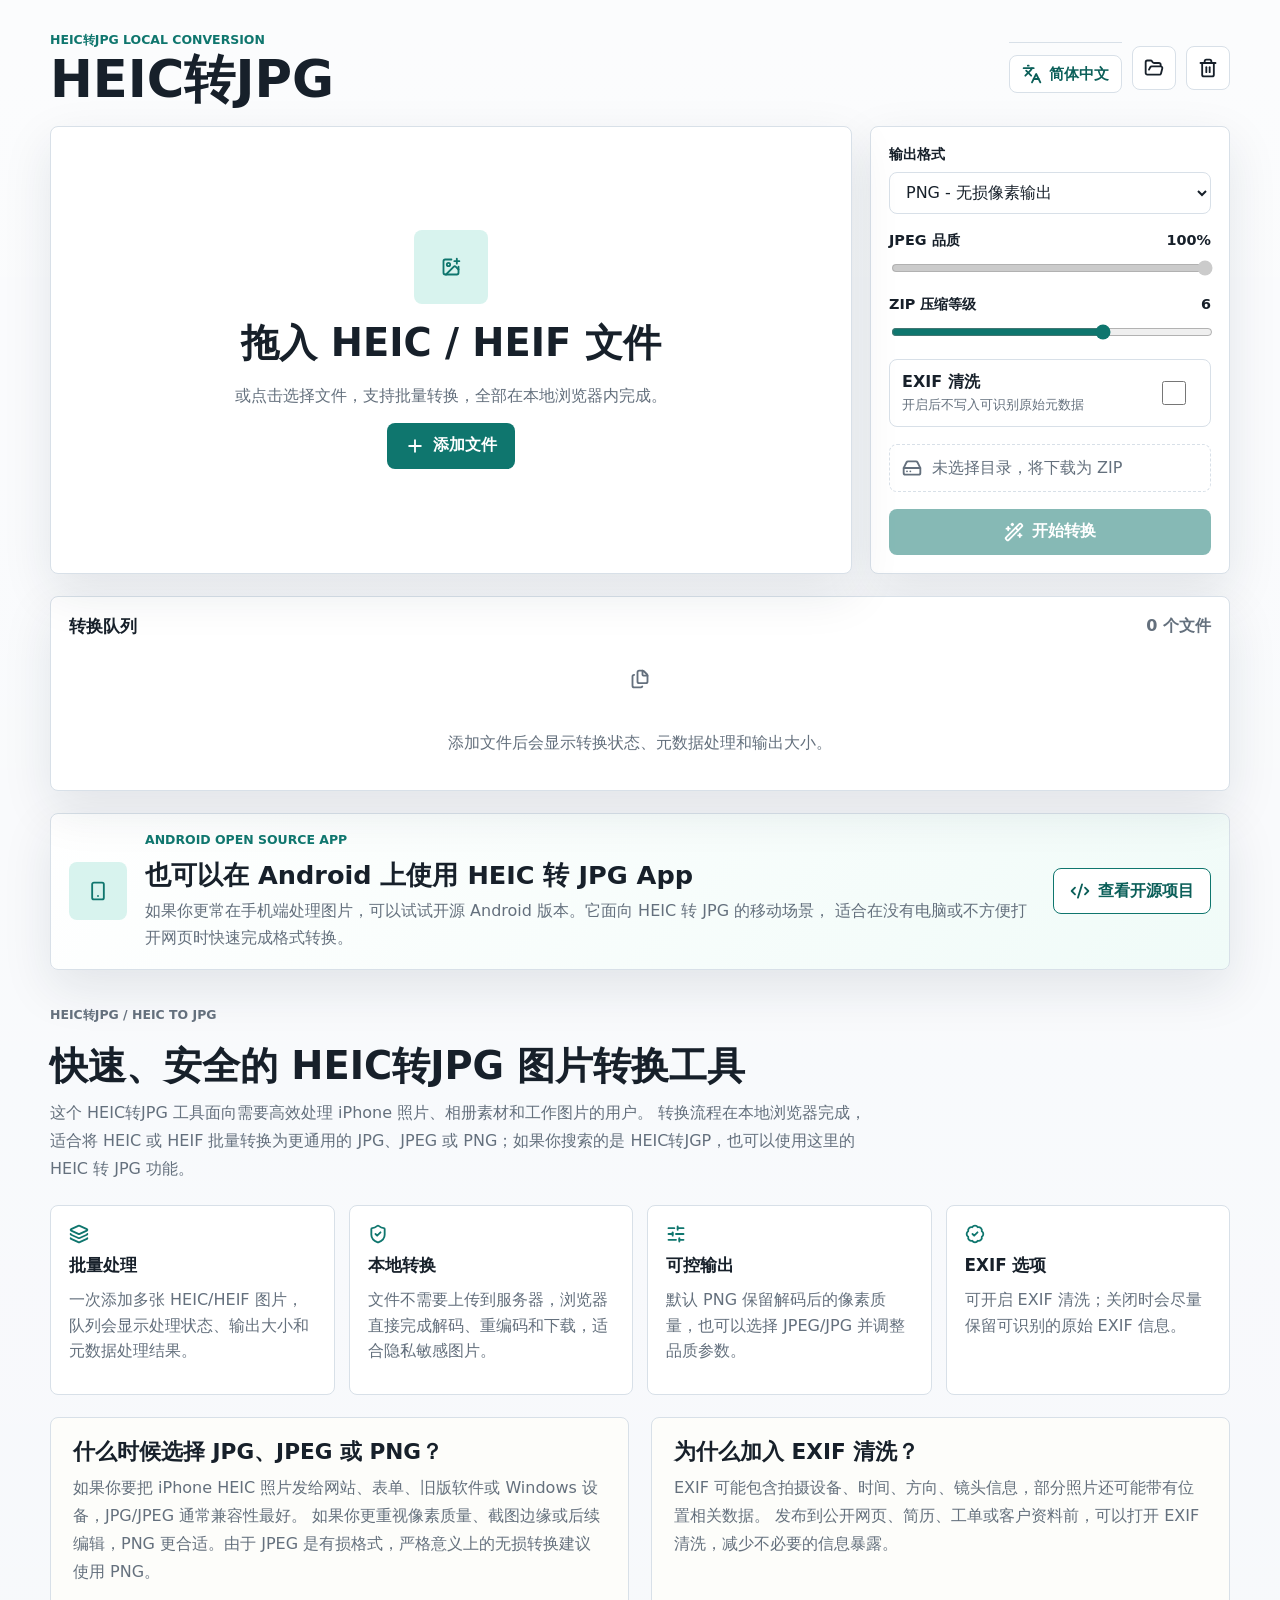
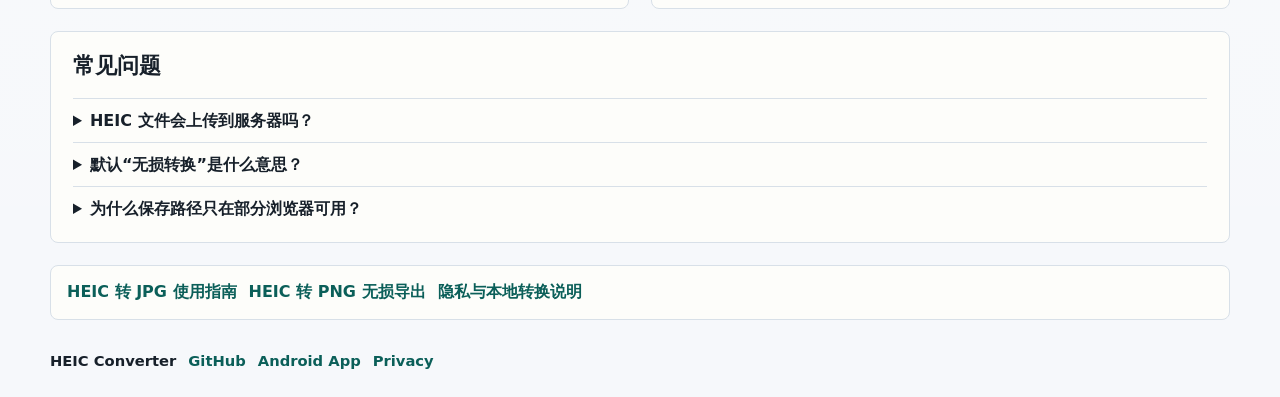
<file: index.html>
<!doctype html>
<html lang="zh-CN">
  <head>
    <meta charset="utf-8" />
    <meta name="viewport" content="width=device-width, initial-scale=1" />
    <title>HEIC转JPG - 免费在线 HEIC 转 JPG、JPEG、PNG 转换器</title>
    <meta
      name="description"
      content="免费 HEIC转JPG 工具，浏览器本地批量将 HEIC/HEIF 转换为 JPG、JPEG、PNG。支持 HEIC转JGP 常见误拼搜索、EXIF 清洗、元数据尽量保留和 ZIP 下载。"
    />
    <meta name="keywords" content="HEIC转JPG,HEIC转JGP,HEIC转JPEG,HEIC转PNG,HEIC转换器,HEIC图片转换" />
    <meta name="robots" content="index,follow" />
    <meta name="theme-color" content="#0f766e" />
    <meta property="og:title" content="HEIC转JPG - 在线 HEIC 转 JPG、PNG" />
    <meta
      property="og:description"
      content="纯 Web HEIC转JPG 图片转换工具，文件在本地浏览器处理，支持批量转换、EXIF 清洗和高质量输出。"
    />
    <meta property="og:type" content="website" />
    <link rel="canonical" href="./index.html" />
    <link rel="alternate" hreflang="zh-CN" href="./index.html" />
    <link rel="alternate" hreflang="zh-Hant" href="./zh-Hant/" />
    <link rel="alternate" hreflang="en" href="./en/" />
    <link rel="alternate" hreflang="ja" href="./ja/" />
    <link rel="alternate" hreflang="ko" href="./ko/" />
    <link rel="alternate" hreflang="de" href="./de/" />
    <link rel="alternate" hreflang="fr" href="./fr/" />
    <link rel="alternate" hreflang="es" href="./es/" />
    <link rel="alternate" hreflang="x-default" href="./index.html" />
    <link rel="stylesheet" href="./styles.css" />
    <script src="./vendor/lucide.min.js" defer></script>
    <script src="./vendor/heic-to.iife.js" defer></script>
    <script src="./vendor/heic2any.min.js" defer></script>
    <script src="./vendor/piexif.min.js" defer></script>
    <script src="./vendor/jszip.min.js" defer></script>
    <script src="./app.js?v=20260703-multilang" defer></script>
    <script type="application/ld+json">
      {
        "@context": "https://schema.org",
        "@type": "SoftwareApplication",
        "name": "HEIC Converter",
        "applicationCategory": "MultimediaApplication",
        "operatingSystem": "Web Browser",
        "description": "Browser-based HEIC to JPG and HEIC转JPG converter for JPG, JPEG and PNG with batch processing and EXIF cleaning.",
        "offers": {
          "@type": "Offer",
          "price": "0",
          "priceCurrency": "USD"
        }
      }
    </script>
    <script type="application/ld+json">
      {
        "@context": "https://schema.org",
        "@type": "FAQPage",
        "mainEntity": [
          {
            "@type": "Question",
            "name": "HEIC 文件会上传到服务器吗？",
            "acceptedAnswer": {
              "@type": "Answer",
              "text": "不会。此工具在浏览器本地解码和导出图片，未设计任何文件上传流程。"
            }
          },
          {
            "@type": "Question",
            "name": "HEIC 转 JPG 是无损的吗？",
            "acceptedAnswer": {
              "@type": "Answer",
              "text": "JPG/JPEG 需要重新编码，不是严格无损。默认 PNG 是对解码后像素的无损导出。"
            }
          }
        ]
      }
    </script>
  </head>
  <body>
    <main class="shell">
      <section class="workspace" aria-label="HEIC 转换工作台">
        <header class="topbar">
          <div>
            <p class="eyebrow">HEIC转JPG local conversion</p>
            <h1>HEIC转JPG</h1>
          </div>
          <div class="topbar-actions">
            <details class="language-menu">
              <summary><i data-lucide="languages"></i>简体中文</summary>
              <div class="language-list">
                <a href="./index.html" lang="zh-CN" aria-current="page">简体中文</a>
                <a href="./zh-Hant/" lang="zh-Hant">繁體中文</a>
                <a href="./en/" lang="en">English</a>
                <a href="./ja/" lang="ja">日本語</a>
                <a href="./ko/" lang="ko">한국어</a>
                <a href="./de/" lang="de">Deutsch</a>
                <a href="./fr/" lang="fr">Français</a>
                <a href="./es/" lang="es">Español</a>
              </div>
            </details>
            <button class="icon-button" id="pickDirectory" type="button" title="选择保存目录" aria-label="选择保存目录">
              <i data-lucide="folder-open"></i>
            </button>
            <button class="icon-button" id="clearAll" type="button" title="清空队列" aria-label="清空队列">
              <i data-lucide="trash-2"></i>
            </button>
          </div>
        </header>

        <div class="main-grid">
          <section class="dropzone" id="dropzone" aria-label="添加 HEIC 文件">
            <input id="fileInput" type="file" accept=".heic,.heif,image/heic,image/heif" multiple />
            <div class="drop-icon"><i data-lucide="image-plus"></i></div>
            <h2>拖入 HEIC / HEIF 文件</h2>
            <p>或点击选择文件，支持批量转换，全部在本地浏览器内完成。</p>
            <button class="primary-button" type="button" id="pickFiles">
              <i data-lucide="plus"></i>
              添加文件
            </button>
          </section>

          <aside class="settings" aria-label="转换设置">
            <div class="field-group">
              <label for="format">输出格式</label>
              <select id="format">
                <option value="png" selected>PNG - 无损像素输出</option>
                <option value="jpeg">JPEG - 高兼容</option>
                <option value="jpg">JPG - 高兼容</option>
              </select>
            </div>

            <div class="field-group">
              <div class="label-row">
                <label for="quality">JPEG 品质</label>
                <output id="qualityValue" for="quality">100%</output>
              </div>
              <input id="quality" type="range" min="0.4" max="1" step="0.01" value="1" />
            </div>

            <div class="field-group">
              <div class="label-row">
                <label for="pngCompression">ZIP 压缩等级</label>
                <output id="pngCompressionValue" for="pngCompression">6</output>
              </div>
              <input id="pngCompression" type="range" min="0" max="9" step="1" value="6" />
            </div>

            <label class="switch-row">
              <span>
                <strong>EXIF 清洗</strong>
                <small>开启后不写入可识别原始元数据</small>
              </span>
              <input id="stripExif" type="checkbox" />
            </label>

            <div class="save-target" id="saveTarget">
              <i data-lucide="hard-drive"></i>
              <span>未选择目录，将下载为 ZIP</span>
            </div>

            <button class="convert-button" id="convertAll" type="button" disabled>
              <i data-lucide="wand-sparkles"></i>
              开始转换
            </button>
          </aside>
        </div>

        <section class="queue-section" aria-label="文件队列">
          <div class="section-heading">
            <h2>转换队列</h2>
            <span id="queueSummary">0 个文件</span>
          </div>
          <div class="queue" id="queue">
            <div class="empty-state">
              <i data-lucide="files"></i>
              <p>添加文件后会显示转换状态、元数据处理和输出大小。</p>
            </div>
          </div>
        </section>
      </section>

      <section class="app-promo" aria-label="Android App 简介">
        <div class="app-promo-icon">
          <i data-lucide="smartphone"></i>
        </div>
        <div class="app-promo-copy">
          <p class="eyebrow">Android open source app</p>
          <h2>也可以在 Android 上使用 HEIC 转 JPG App</h2>
          <p>
            如果你更常在手机端处理图片，可以试试开源 Android 版本。它面向 HEIC 转 JPG 的移动场景，
            适合在没有电脑或不方便打开网页时快速完成格式转换。
          </p>
        </div>
        <a
          class="secondary-button"
          href="https://github.com/wuming2/Heic-converter-Android"
          target="_blank"
          rel="noopener noreferrer"
        >
          <i data-lucide="code-2"></i>
          查看开源项目
        </a>
      </section>

      <section class="seo-content" aria-label="HEIC 转换说明">
        <div class="seo-intro">
          <p class="eyebrow">HEIC转JPG / HEIC to JPG</p>
          <h2>快速、安全的 HEIC转JPG 图片转换工具</h2>
          <p>
            这个 HEIC转JPG 工具面向需要高效处理 iPhone 照片、相册素材和工作图片的用户。
            转换流程在本地浏览器完成，适合将 HEIC 或 HEIF 批量转换为更通用的 JPG、JPEG 或 PNG；如果你搜索的是 HEIC转JGP，也可以使用这里的 HEIC 转 JPG 功能。
          </p>
        </div>

        <div class="feature-grid">
          <article class="info-card">
            <i data-lucide="layers-3"></i>
            <h3>批量处理</h3>
            <p>一次添加多张 HEIC/HEIF 图片，队列会显示处理状态、输出大小和元数据处理结果。</p>
          </article>
          <article class="info-card">
            <i data-lucide="shield-check"></i>
            <h3>本地转换</h3>
            <p>文件不需要上传到服务器，浏览器直接完成解码、重编码和下载，适合隐私敏感图片。</p>
          </article>
          <article class="info-card">
            <i data-lucide="sliders-horizontal"></i>
            <h3>可控输出</h3>
            <p>默认 PNG 保留解码后的像素质量，也可以选择 JPEG/JPG 并调整品质参数。</p>
          </article>
          <article class="info-card">
            <i data-lucide="badge-check"></i>
            <h3>EXIF 选项</h3>
            <p>可开启 EXIF 清洗；关闭时会尽量保留可识别的原始 EXIF 信息。</p>
          </article>
        </div>

        <div class="content-grid">
          <article>
            <h2>什么时候选择 JPG、JPEG 或 PNG？</h2>
            <p>
              如果你要把 iPhone HEIC 照片发给网站、表单、旧版软件或 Windows 设备，JPG/JPEG 通常兼容性最好。
              如果你更重视像素质量、截图边缘或后续编辑，PNG 更合适。由于 JPEG 是有损格式，严格意义上的无损转换建议使用 PNG。
            </p>
          </article>
          <article>
            <h2>为什么加入 EXIF 清洗？</h2>
            <p>
              EXIF 可能包含拍摄设备、时间、方向、镜头信息，部分照片还可能带有位置相关数据。
              发布到公开网页、简历、工单或客户资料前，可以打开 EXIF 清洗，减少不必要的信息暴露。
            </p>
          </article>
        </div>

        <section class="faq-section" aria-label="常见问题">
          <h2>常见问题</h2>
          <details>
            <summary>HEIC 文件会上传到服务器吗？</summary>
            <p>不会。当前实现是纯 Web 前端，文件在你的浏览器内处理。</p>
          </details>
          <details>
            <summary>默认“无损转换”是什么意思？</summary>
            <p>默认 PNG 输出不会对解码后的像素做有损压缩。HEIC 到 JPG/JPEG 则需要重新编码，因此不是严格无损。</p>
          </details>
          <details>
            <summary>为什么保存路径只在部分浏览器可用？</summary>
            <p>目录选择依赖 File System Access API，主要由 Chromium 系浏览器支持；其他浏览器会自动使用 ZIP 下载。</p>
          </details>
        </section>

        <nav class="link-panel" aria-label="相关页面">
          <a href="./heic-to-jpg.html">HEIC 转 JPG 使用指南</a>
          <a href="./heic-to-png.html">HEIC 转 PNG 无损导出</a>
          <a href="./privacy.html">隐私与本地转换说明</a>
        </nav>
      </section>
    </main>

    <footer class="site-footer">
      <span>HEIC Converter</span>
      <a href="https://github.com/wuming2/heic-converter-heic-jpg-jpeg-png" target="_blank" rel="noopener noreferrer">GitHub</a>
      <a href="https://github.com/wuming2/Heic-converter-Android" target="_blank" rel="noopener noreferrer">Android App</a>
      <a href="./privacy.html">Privacy</a>
    </footer>
  </body>
</html>
</file>
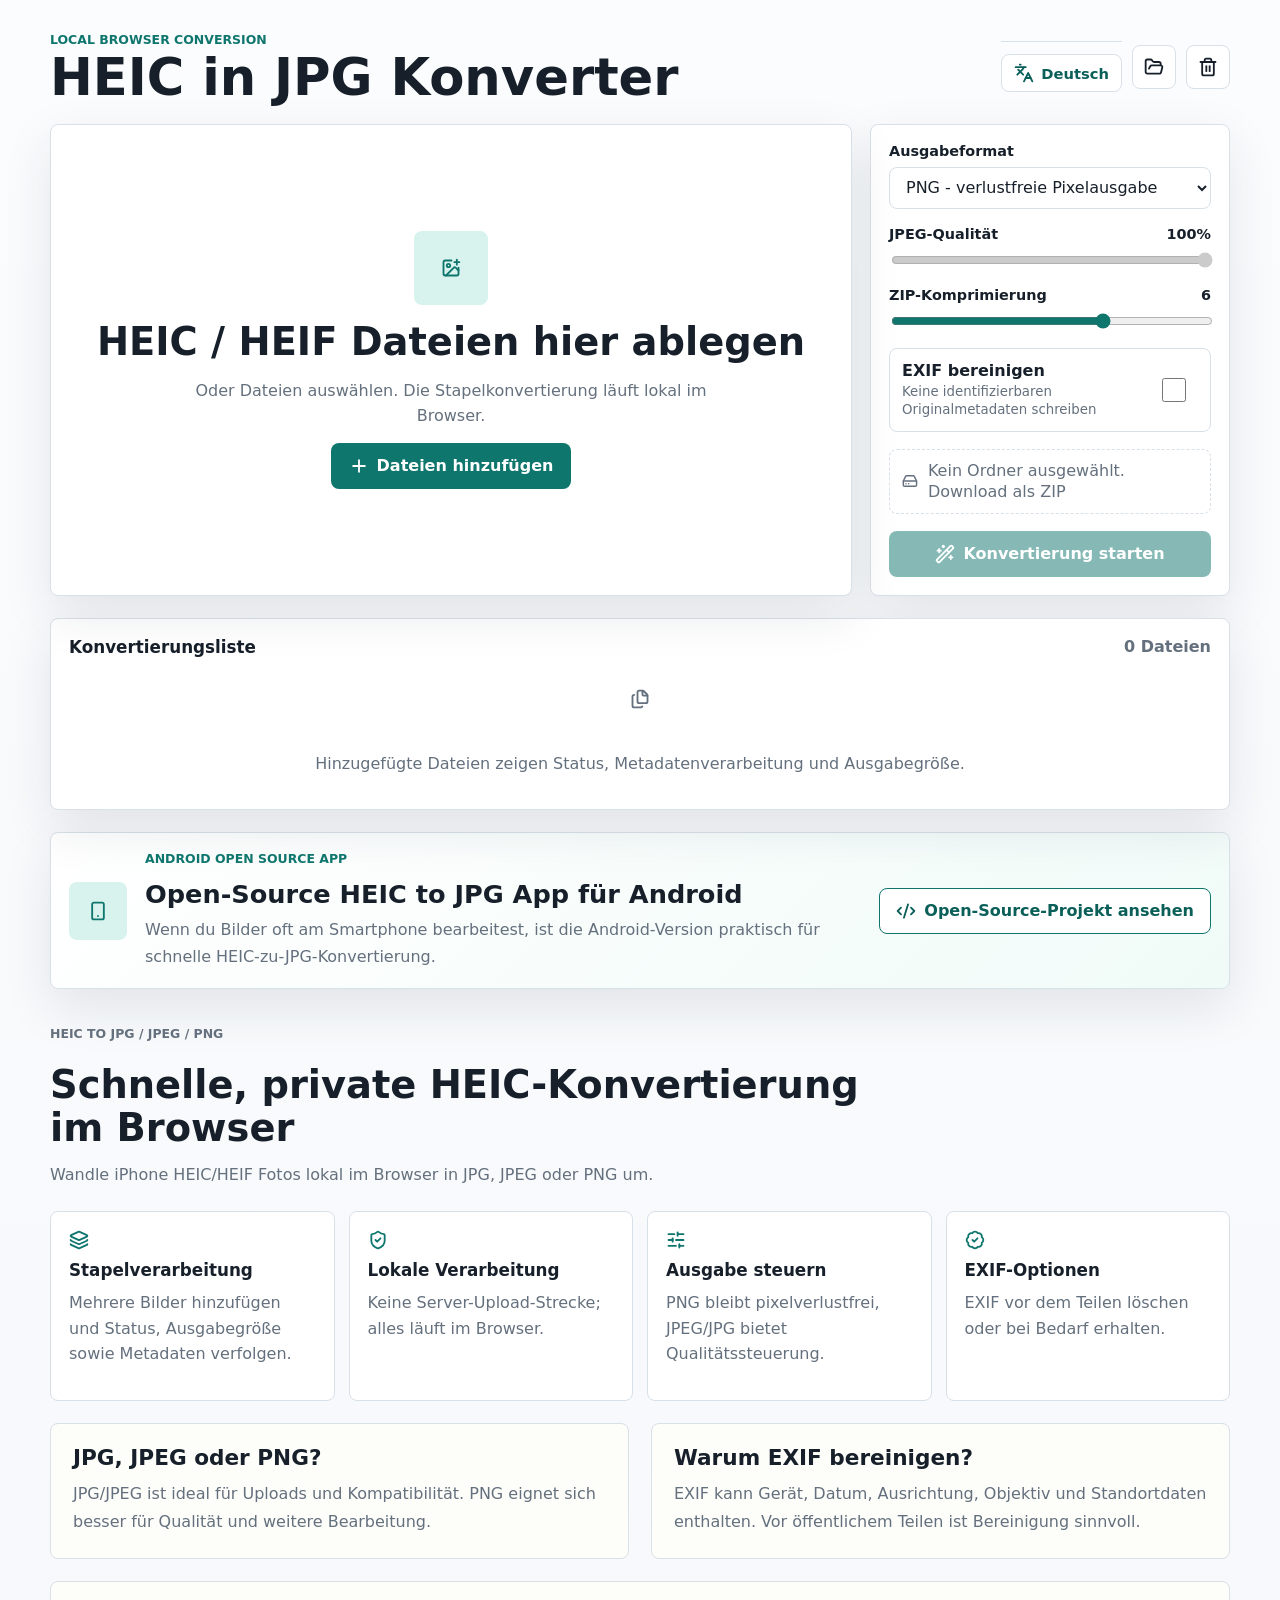
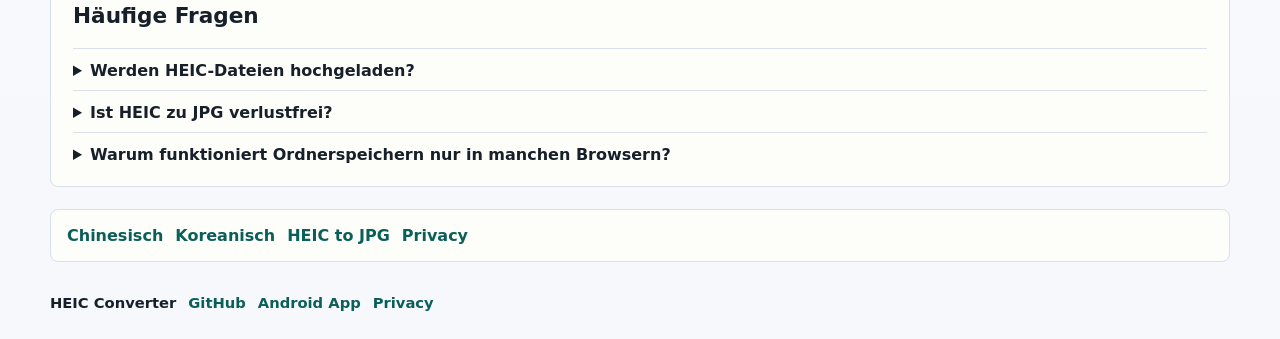
<file: de/index.html>
<!doctype html>
<html lang="de">
  <head>
    <meta charset="utf-8" />
    <meta name="viewport" content="width=device-width, initial-scale=1" />
    <title>HEIC Converter - Kostenlos HEIC in JPG, JPEG, PNG umwandeln</title>
    <meta name="description" content="Kostenloser HEIC Converter im Browser. HEIC/HEIF Bilder stapelweise in JPG, JPEG oder PNG umwandeln, mit EXIF-Bereinigung, Metadaten und ZIP-Download." />
    
    <meta name="robots" content="index,follow" />
    <meta name="theme-color" content="#0f766e" />
    <meta property="og:title" content="HEIC Converter - HEIC online in JPG und PNG umwandeln" />
    <meta property="og:description" content="Kostenloser HEIC Converter im Browser. HEIC/HEIF Bilder stapelweise in JPG, JPEG oder PNG umwandeln, mit EXIF-Bereinigung, Metadaten und ZIP-Download." />
    <meta property="og:type" content="website" />
    <link rel="canonical" href="./index.html" />
    <link rel="alternate" hreflang="zh-CN" href="../index.html" />
    <link rel="alternate" hreflang="zh-Hant" href="../zh-Hant/" />
    <link rel="alternate" hreflang="en" href="../en/" />
    <link rel="alternate" hreflang="ja" href="../ja/" />
    <link rel="alternate" hreflang="ko" href="../ko/" />
    <link rel="alternate" hreflang="de" href="../de/" />
    <link rel="alternate" hreflang="fr" href="../fr/" />
    <link rel="alternate" hreflang="es" href="../es/" />
    <link rel="alternate" hreflang="x-default" href="../index.html" />
    <link rel="stylesheet" href="../styles.css" />
    <script src="../vendor/lucide.min.js" defer></script>
    <script src="../vendor/heic-to.iife.js" defer></script>
    <script src="../vendor/heic2any.min.js" defer></script>
    <script src="../vendor/piexif.min.js" defer></script>
    <script src="../vendor/jszip.min.js" defer></script>
    <script src="../app.js?v=20260703-multilang" defer></script>
  </head>
  <body>
    <main class="shell">
      <section class="workspace" aria-label="HEIC Converter">
        <header class="topbar">
          <div>
            <p class="eyebrow">Local browser conversion</p>
            <h1>HEIC in JPG Konverter</h1>
          </div>
          <div class="topbar-actions">
            <details class="language-menu">
    <summary><i data-lucide="languages"></i>Deutsch</summary>
    <div class="language-list">
      <a href="../index.html" lang="zh-CN">简体中文</a><a href="../zh-Hant/" lang="zh-Hant">繁體中文</a><a href="../en/" lang="en">English</a><a href="../ja/" lang="ja">日本語</a><a href="../ko/" lang="ko">한국어</a><a href="../de/" lang="de" aria-current="page">Deutsch</a><a href="../fr/" lang="fr">Français</a><a href="../es/" lang="es">Español</a>
    </div>
  </details>
            <button class="icon-button" id="pickDirectory" type="button" title="Speicherordner wählen" aria-label="Speicherordner wählen"><i data-lucide="folder-open"></i></button>
            <button class="icon-button" id="clearAll" type="button" title="Liste leeren" aria-label="Liste leeren"><i data-lucide="trash-2"></i></button>
          </div>
        </header>
        <div class="main-grid">
          <section class="dropzone" id="dropzone" aria-label="Dateien hinzufügen">
            <input id="fileInput" type="file" accept=".heic,.heif,image/heic,image/heif" multiple />
            <div class="drop-icon"><i data-lucide="image-plus"></i></div>
            <h2>HEIC / HEIF Dateien hier ablegen</h2>
            <p>Oder Dateien auswählen. Die Stapelkonvertierung läuft lokal im Browser.</p>
            <button class="primary-button" type="button" id="pickFiles"><i data-lucide="plus"></i>Dateien hinzufügen</button>
          </section>
          <aside class="settings" aria-label="Konvertierungseinstellungen">
            <div class="field-group">
              <label for="format">Ausgabeformat</label>
              <select id="format">
                <option value="png" selected>PNG - verlustfreie Pixelausgabe</option>
                <option value="jpeg">JPEG - hohe Kompatibilität</option>
                <option value="jpg">JPG - hohe Kompatibilität</option>
              </select>
            </div>
            <div class="field-group">
              <div class="label-row"><label for="quality">JPEG-Qualität</label><output id="qualityValue" for="quality">100%</output></div>
              <input id="quality" type="range" min="0.4" max="1" step="0.01" value="1" />
            </div>
            <div class="field-group">
              <div class="label-row"><label for="pngCompression">ZIP-Komprimierung</label><output id="pngCompressionValue" for="pngCompression">6</output></div>
              <input id="pngCompression" type="range" min="0" max="9" step="1" value="6" />
            </div>
            <label class="switch-row"><span><strong>EXIF bereinigen</strong><small>Keine identifizierbaren Originalmetadaten schreiben</small></span><input id="stripExif" type="checkbox" /></label>
            <div class="save-target" id="saveTarget"><i data-lucide="hard-drive"></i><span>Kein Ordner ausgewählt. Download als ZIP</span></div>
            <button class="convert-button" id="convertAll" type="button" disabled><i data-lucide="wand-sparkles"></i>Konvertierung starten</button>
          </aside>
        </div>
        <section class="queue-section" aria-label="Konvertierungsliste">
          <div class="section-heading"><h2>Konvertierungsliste</h2><span id="queueSummary">0 Dateien</span></div>
          <div class="queue" id="queue"><div class="empty-state"><i data-lucide="files"></i><p>Hinzugefügte Dateien zeigen Status, Metadaten und Ausgabegröße.</p></div></div>
        </section>
      </section>
      <section class="app-promo" aria-label="Android App">
        <div class="app-promo-icon"><i data-lucide="smartphone"></i></div>
        <div class="app-promo-copy"><p class="eyebrow">Android open source app</p><h2>Open-Source HEIC to JPG App für Android</h2><p>Wenn du Bilder oft am Smartphone bearbeitest, ist die Android-Version praktisch für schnelle HEIC-zu-JPG-Konvertierung.</p></div>
        <a class="secondary-button" href="https://github.com/wuming2/Heic-converter-Android" target="_blank" rel="noopener noreferrer"><i data-lucide="code-2"></i>Open-Source-Projekt ansehen</a>
      </section>
      <section class="seo-content" aria-label="HEIC guide">
        <div class="seo-intro"><p class="eyebrow">HEIC to JPG / JPEG / PNG</p><h2>Schnelle, private HEIC-Konvertierung im Browser</h2><p>Wandle iPhone HEIC/HEIF Fotos lokal im Browser in JPG, JPEG oder PNG um.</p></div>
        <div class="feature-grid">
          <article class="info-card"><i data-lucide="layers-3"></i><h3>Stapelverarbeitung</h3><p>Mehrere Bilder hinzufügen und Status, Ausgabegröße sowie Metadaten verfolgen.</p></article>
          <article class="info-card"><i data-lucide="shield-check"></i><h3>Lokale Verarbeitung</h3><p>Keine Server-Upload-Strecke; alles läuft im Browser.</p></article>
          <article class="info-card"><i data-lucide="sliders-horizontal"></i><h3>Ausgabe steuern</h3><p>PNG bleibt pixelverlustfrei, JPEG/JPG bietet Qualitätssteuerung.</p></article>
          <article class="info-card"><i data-lucide="badge-check"></i><h3>EXIF-Optionen</h3><p>EXIF vor dem Teilen löschen oder bei Bedarf erhalten.</p></article>
        </div>
        <div class="content-grid">
          <article><h2>JPG, JPEG oder PNG?</h2><p>JPG/JPEG ist ideal für Uploads und Kompatibilität. PNG eignet sich besser für Qualität und weitere Bearbeitung.</p></article>
          <article><h2>Warum EXIF bereinigen?</h2><p>EXIF kann Gerät, Datum, Ausrichtung, Objektiv und Standortdaten enthalten. Vor öffentlichem Teilen ist Bereinigung sinnvoll.</p></article>
        </div>
        <section class="faq-section" aria-label="Häufige Fragen">
          <h2>Häufige Fragen</h2>
          <details><summary>Werden HEIC-Dateien hochgeladen?</summary><p>Nein. Dateien werden lokal im Browser verarbeitet.</p></details>
          <details><summary>Ist HEIC zu JPG verlustfrei?</summary><p>JPG/JPEG wird neu kodiert und ist nicht strikt verlustfrei. PNG bewahrt die dekodierten Pixel verlustfrei.</p></details>
          <details><summary>Warum funktioniert Ordnerspeichern nur in manchen Browsern?</summary><p>Es nutzt die File System Access API. Andere Browser verwenden ZIP-Download.</p></details>
        </section>
        <nav class="link-panel" aria-label="Weitere Seiten">
          <a href="../index.html" lang="zh-CN">Chinesisch</a>
          <a href="../ko/" lang="ko">Koreanisch</a>
          <a href="../heic-to-jpg.html">HEIC to JPG</a>
          <a href="../privacy.html">Privacy</a>
        </nav>
      </section>
    </main>
    <footer class="site-footer">
      <span>HEIC Converter</span>
      <a href="https://github.com/wuming2/heic-converter-heic-jpg-jpeg-png" target="_blank" rel="noopener noreferrer">GitHub</a>
      <a href="https://github.com/wuming2/Heic-converter-Android" target="_blank" rel="noopener noreferrer">Android App</a>
      <a href="../privacy.html">Privacy</a>
    </footer>
  </body>
</html>
</file>
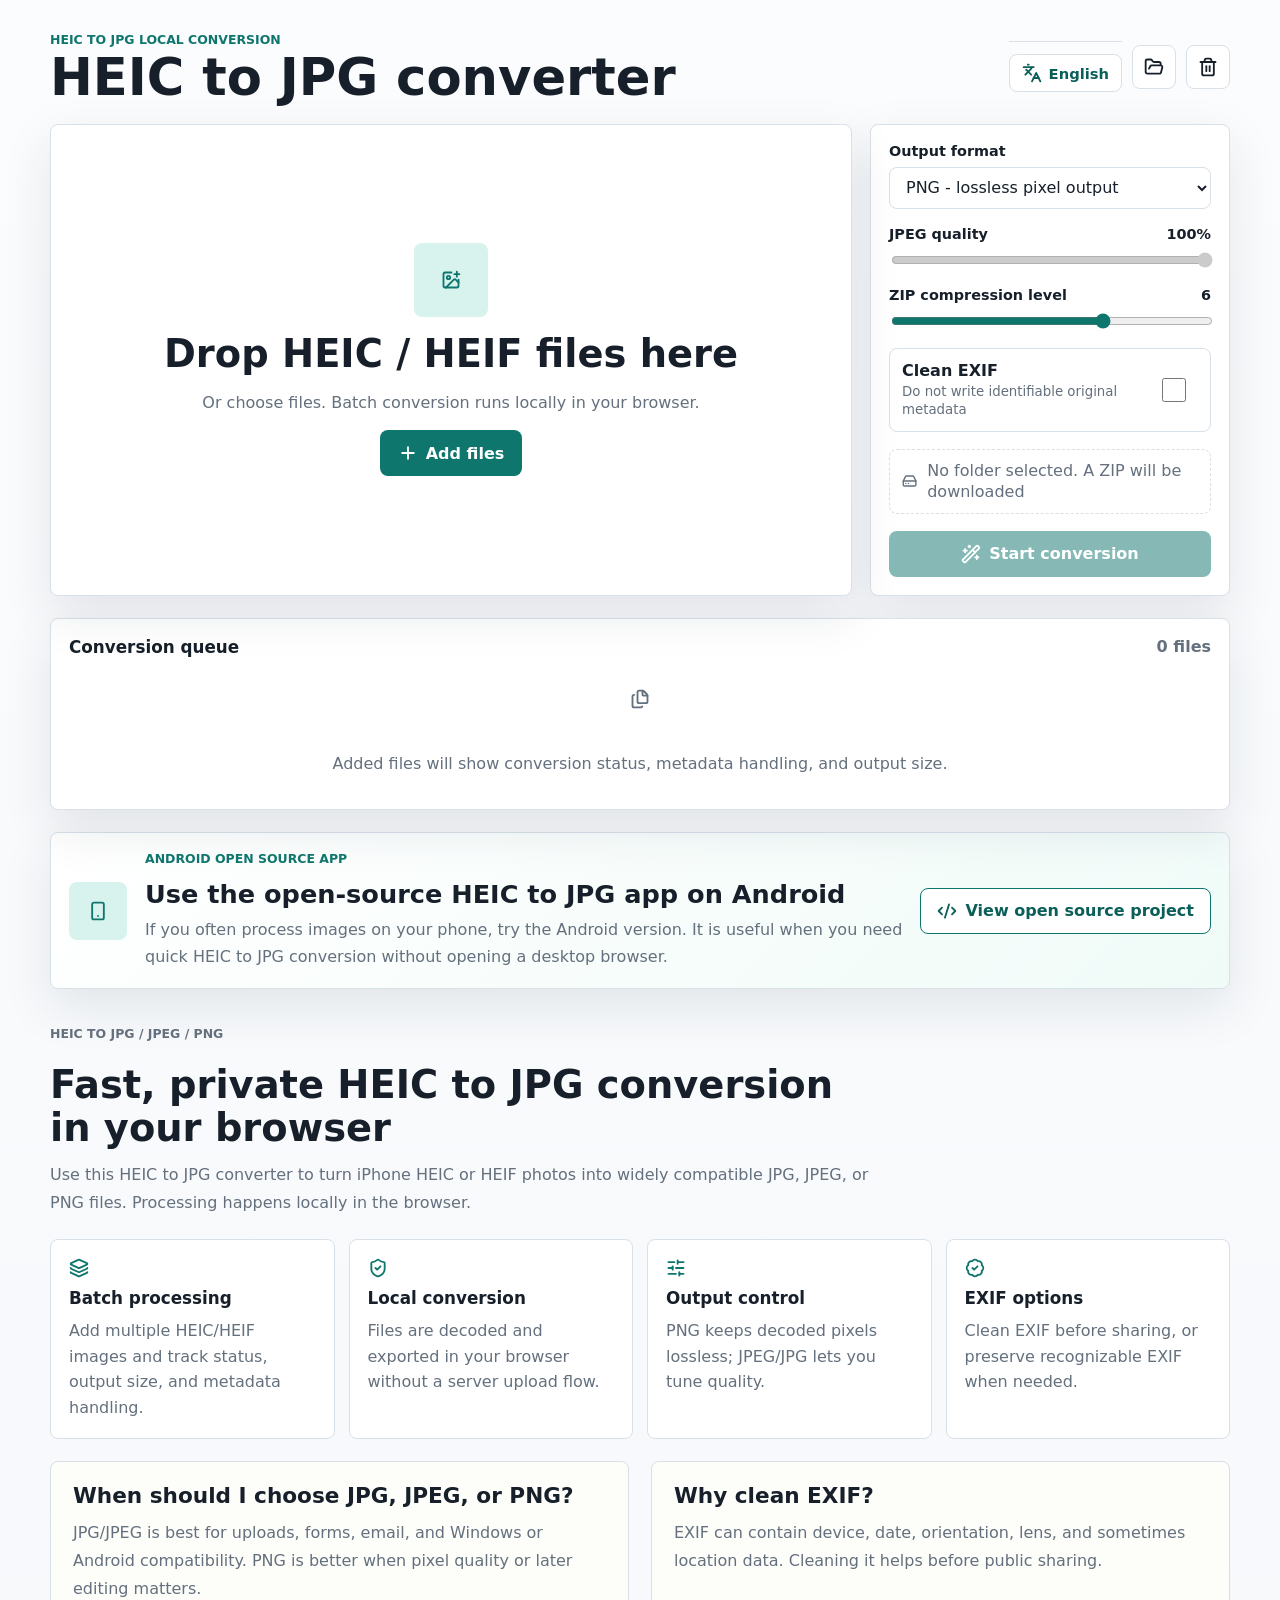
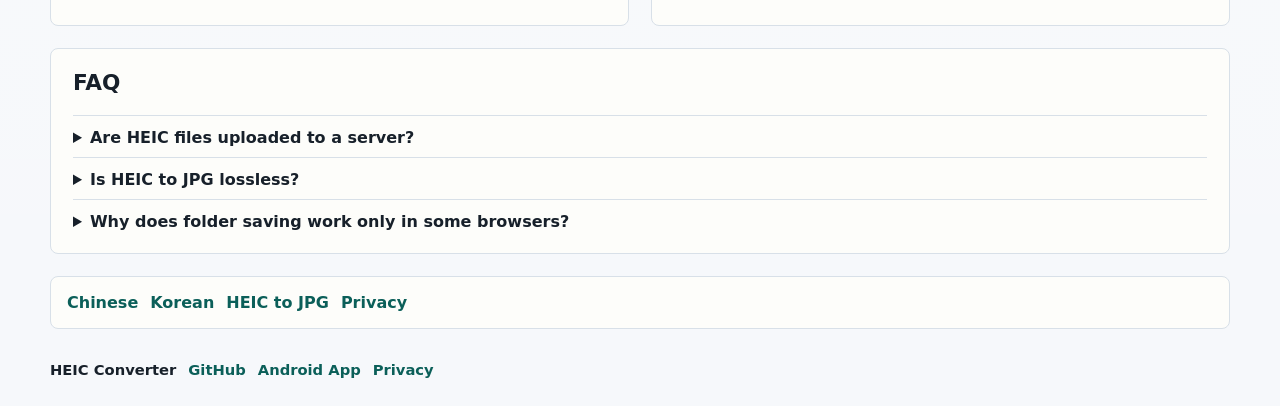
<file: en/index.html>
<!doctype html>
<html lang="en">
  <head>
    <meta charset="utf-8" />
    <meta name="viewport" content="width=device-width, initial-scale=1" />
    <title>HEIC to JPG Converter - Free HEIC to JPG, JPEG, PNG</title>
    <meta name="description" content="Free HEIC to JPG converter. Convert HEIC/HEIF images to JPG, JPEG, or PNG in your browser with batch conversion, EXIF cleaning, metadata handling, and ZIP downloads." />
    <meta name="keywords" content="HEIC to JPG,HEIC to JPEG,HEIC to PNG,HEIC converter,convert HEIC to JPG" />
    <meta name="robots" content="index,follow" />
    <meta name="theme-color" content="#0f766e" />
    <meta property="og:title" content="HEIC to JPG Converter - Online HEIC to JPG and PNG" />
    <meta property="og:description" content="Free HEIC to JPG converter. Convert HEIC/HEIF images to JPG, JPEG, or PNG in your browser with batch conversion, EXIF cleaning, metadata handling, and ZIP downloads." />
    <meta property="og:type" content="website" />
    <link rel="canonical" href="./index.html" />
    <link rel="alternate" hreflang="zh-CN" href="../index.html" />
    <link rel="alternate" hreflang="zh-Hant" href="../zh-Hant/" />
    <link rel="alternate" hreflang="en" href="../en/" />
    <link rel="alternate" hreflang="ja" href="../ja/" />
    <link rel="alternate" hreflang="ko" href="../ko/" />
    <link rel="alternate" hreflang="de" href="../de/" />
    <link rel="alternate" hreflang="fr" href="../fr/" />
    <link rel="alternate" hreflang="es" href="../es/" />
    <link rel="alternate" hreflang="x-default" href="../index.html" />
    <link rel="stylesheet" href="../styles.css" />
    <script src="../vendor/lucide.min.js" defer></script>
    <script src="../vendor/heic-to.iife.js" defer></script>
    <script src="../vendor/heic2any.min.js" defer></script>
    <script src="../vendor/piexif.min.js" defer></script>
    <script src="../vendor/jszip.min.js" defer></script>
    <script src="../app.js?v=20260703-multilang" defer></script>
  </head>
  <body>
    <main class="shell">
      <section class="workspace" aria-label="HEIC Converter">
        <header class="topbar">
          <div>
            <p class="eyebrow">HEIC to JPG local conversion</p>
            <h1>HEIC to JPG converter</h1>
          </div>
          <div class="topbar-actions">
            <details class="language-menu">
    <summary><i data-lucide="languages"></i>English</summary>
    <div class="language-list">
      <a href="../index.html" lang="zh-CN">简体中文</a><a href="../zh-Hant/" lang="zh-Hant">繁體中文</a><a href="../en/" lang="en" aria-current="page">English</a><a href="../ja/" lang="ja">日本語</a><a href="../ko/" lang="ko">한국어</a><a href="../de/" lang="de">Deutsch</a><a href="../fr/" lang="fr">Français</a><a href="../es/" lang="es">Español</a>
    </div>
  </details>
            <button class="icon-button" id="pickDirectory" type="button" title="Choose save folder" aria-label="Choose save folder"><i data-lucide="folder-open"></i></button>
            <button class="icon-button" id="clearAll" type="button" title="Clear queue" aria-label="Clear queue"><i data-lucide="trash-2"></i></button>
          </div>
        </header>
        <div class="main-grid">
          <section class="dropzone" id="dropzone" aria-label="Add files">
            <input id="fileInput" type="file" accept=".heic,.heif,image/heic,image/heif" multiple />
            <div class="drop-icon"><i data-lucide="image-plus"></i></div>
            <h2>Drop HEIC / HEIF files here</h2>
            <p>Or choose files. Batch conversion runs locally in your browser.</p>
            <button class="primary-button" type="button" id="pickFiles"><i data-lucide="plus"></i>Add files</button>
          </section>
          <aside class="settings" aria-label="Conversion settings">
            <div class="field-group">
              <label for="format">Output format</label>
              <select id="format">
                <option value="png" selected>PNG - lossless pixel output</option>
                <option value="jpeg">JPEG - high compatibility</option>
                <option value="jpg">JPG - high compatibility</option>
              </select>
            </div>
            <div class="field-group">
              <div class="label-row"><label for="quality">JPEG quality</label><output id="qualityValue" for="quality">100%</output></div>
              <input id="quality" type="range" min="0.4" max="1" step="0.01" value="1" />
            </div>
            <div class="field-group">
              <div class="label-row"><label for="pngCompression">ZIP compression level</label><output id="pngCompressionValue" for="pngCompression">6</output></div>
              <input id="pngCompression" type="range" min="0" max="9" step="1" value="6" />
            </div>
            <label class="switch-row"><span><strong>Clean EXIF</strong><small>Do not write identifiable original metadata</small></span><input id="stripExif" type="checkbox" /></label>
            <div class="save-target" id="saveTarget"><i data-lucide="hard-drive"></i><span>No folder selected. A ZIP will be downloaded</span></div>
            <button class="convert-button" id="convertAll" type="button" disabled><i data-lucide="wand-sparkles"></i>Start conversion</button>
          </aside>
        </div>
        <section class="queue-section" aria-label="Conversion queue">
          <div class="section-heading"><h2>Conversion queue</h2><span id="queueSummary">0 files</span></div>
          <div class="queue" id="queue"><div class="empty-state"><i data-lucide="files"></i><p>Added files will show conversion status, metadata handling, and output size.</p></div></div>
        </section>
      </section>
      <section class="app-promo" aria-label="Android App">
        <div class="app-promo-icon"><i data-lucide="smartphone"></i></div>
        <div class="app-promo-copy"><p class="eyebrow">Android open source app</p><h2>Use the open-source HEIC to JPG app on Android</h2><p>If you often process images on your phone, try the Android version. It is useful when you need quick HEIC to JPG conversion without opening a desktop browser.</p></div>
        <a class="secondary-button" href="https://github.com/wuming2/Heic-converter-Android" target="_blank" rel="noopener noreferrer"><i data-lucide="code-2"></i>View open source project</a>
      </section>
      <section class="seo-content" aria-label="HEIC guide">
        <div class="seo-intro"><p class="eyebrow">HEIC to JPG / JPEG / PNG</p><h2>Fast, private HEIC to JPG conversion in your browser</h2><p>Use this HEIC to JPG converter to turn iPhone HEIC or HEIF photos into widely compatible JPG, JPEG, or PNG files. Processing happens locally in the browser.</p></div>
        <div class="feature-grid">
          <article class="info-card"><i data-lucide="layers-3"></i><h3>Batch processing</h3><p>Add multiple HEIC/HEIF images and track status, output size, and metadata handling.</p></article>
          <article class="info-card"><i data-lucide="shield-check"></i><h3>Local conversion</h3><p>Files are decoded and exported in your browser without a server upload flow.</p></article>
          <article class="info-card"><i data-lucide="sliders-horizontal"></i><h3>Output control</h3><p>PNG keeps decoded pixels lossless; JPEG/JPG lets you tune quality.</p></article>
          <article class="info-card"><i data-lucide="badge-check"></i><h3>EXIF options</h3><p>Clean EXIF before sharing, or preserve recognizable EXIF when needed.</p></article>
        </div>
        <div class="content-grid">
          <article><h2>When should I choose JPG, JPEG, or PNG?</h2><p>JPG/JPEG is best for uploads, forms, email, and Windows or Android compatibility. PNG is better when pixel quality or later editing matters.</p></article>
          <article><h2>Why clean EXIF?</h2><p>EXIF can contain device, date, orientation, lens, and sometimes location data. Cleaning it helps before public sharing.</p></article>
        </div>
        <section class="faq-section" aria-label="FAQ">
          <h2>FAQ</h2>
          <details><summary>Are HEIC files uploaded to a server?</summary><p>No. This static app processes files locally in your browser.</p></details>
          <details><summary>Is HEIC to JPG lossless?</summary><p>JPG/JPEG is re-encoded, so it is not strictly lossless. The default PNG output preserves decoded pixels losslessly.</p></details>
          <details><summary>Why does folder saving work only in some browsers?</summary><p>Folder selection relies on the File System Access API. Unsupported browsers use ZIP download instead.</p></details>
        </section>
        <nav class="link-panel" aria-label="Related pages">
          <a href="../index.html" lang="zh-CN">Chinese</a>
          <a href="../ko/" lang="ko">Korean</a>
          <a href="../heic-to-jpg.html">HEIC to JPG</a>
          <a href="../privacy.html">Privacy</a>
        </nav>
      </section>
    </main>
    <footer class="site-footer">
      <span>HEIC Converter</span>
      <a href="https://github.com/wuming2/heic-converter-heic-jpg-jpeg-png" target="_blank" rel="noopener noreferrer">GitHub</a>
      <a href="https://github.com/wuming2/Heic-converter-Android" target="_blank" rel="noopener noreferrer">Android App</a>
      <a href="../privacy.html">Privacy</a>
    </footer>
  </body>
</html>
</file>
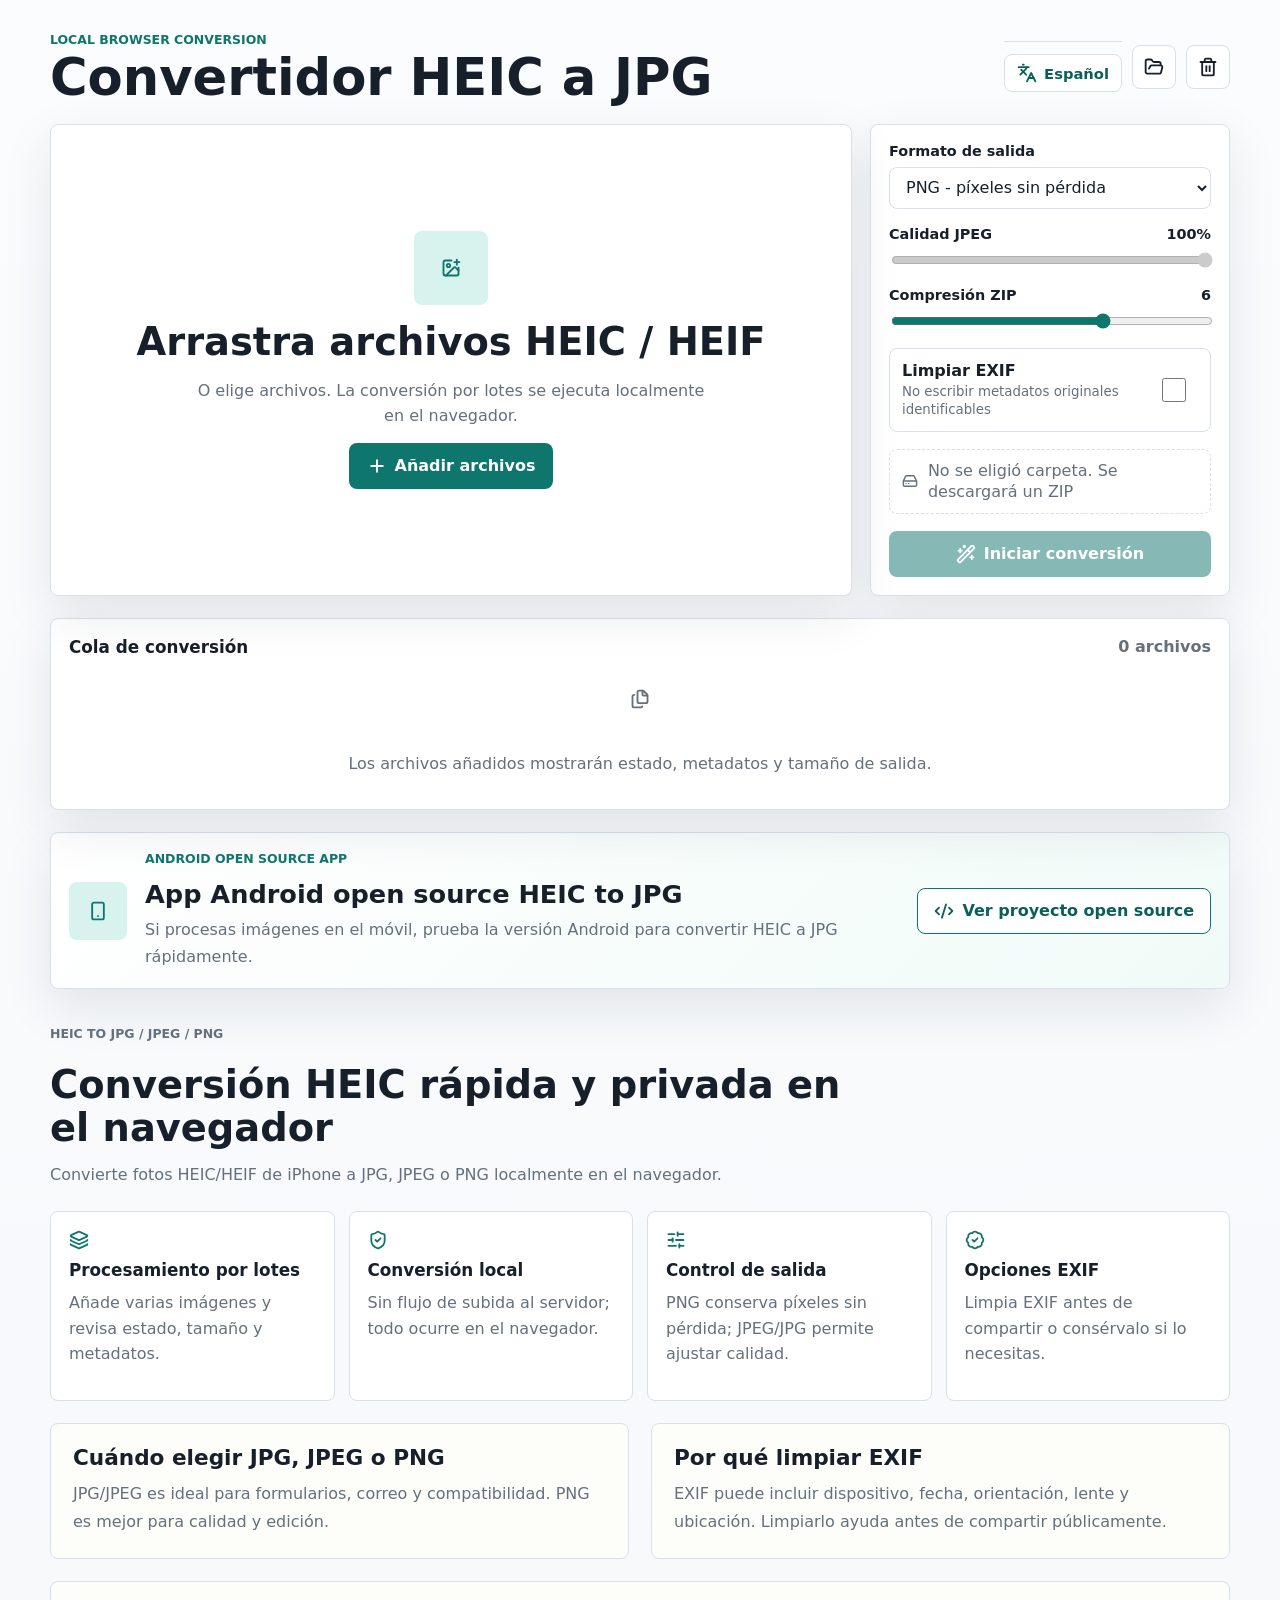
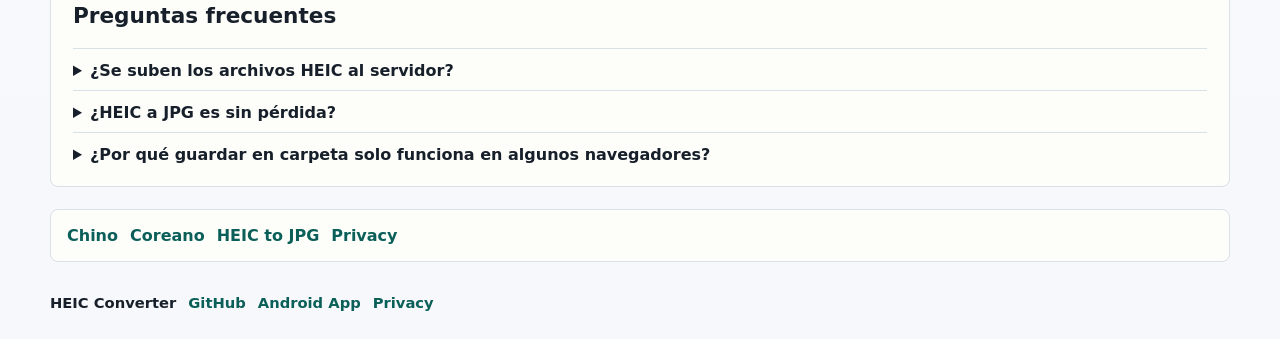
<file: es/index.html>
<!doctype html>
<html lang="es">
  <head>
    <meta charset="utf-8" />
    <meta name="viewport" content="width=device-width, initial-scale=1" />
    <title>HEIC Converter - Convertir HEIC a JPG, JPEG, PNG gratis</title>
    <meta name="description" content="Convertidor HEIC gratuito en el navegador. Convierte HEIC/HEIF a JPG, JPEG o PNG por lotes, con limpieza EXIF y descarga ZIP." />
    
    <meta name="robots" content="index,follow" />
    <meta name="theme-color" content="#0f766e" />
    <meta property="og:title" content="HEIC Converter - HEIC a JPG y PNG online" />
    <meta property="og:description" content="Convertidor HEIC gratuito en el navegador. Convierte HEIC/HEIF a JPG, JPEG o PNG por lotes, con limpieza EXIF y descarga ZIP." />
    <meta property="og:type" content="website" />
    <link rel="canonical" href="./index.html" />
    <link rel="alternate" hreflang="zh-CN" href="../index.html" />
    <link rel="alternate" hreflang="zh-Hant" href="../zh-Hant/" />
    <link rel="alternate" hreflang="en" href="../en/" />
    <link rel="alternate" hreflang="ja" href="../ja/" />
    <link rel="alternate" hreflang="ko" href="../ko/" />
    <link rel="alternate" hreflang="de" href="../de/" />
    <link rel="alternate" hreflang="fr" href="../fr/" />
    <link rel="alternate" hreflang="es" href="../es/" />
    <link rel="alternate" hreflang="x-default" href="../index.html" />
    <link rel="stylesheet" href="../styles.css" />
    <script src="../vendor/lucide.min.js" defer></script>
    <script src="../vendor/heic-to.iife.js" defer></script>
    <script src="../vendor/heic2any.min.js" defer></script>
    <script src="../vendor/piexif.min.js" defer></script>
    <script src="../vendor/jszip.min.js" defer></script>
    <script src="../app.js?v=20260703-multilang" defer></script>
  </head>
  <body>
    <main class="shell">
      <section class="workspace" aria-label="HEIC Converter">
        <header class="topbar">
          <div>
            <p class="eyebrow">Local browser conversion</p>
            <h1>Convertidor HEIC a JPG</h1>
          </div>
          <div class="topbar-actions">
            <details class="language-menu">
    <summary><i data-lucide="languages"></i>Español</summary>
    <div class="language-list">
      <a href="../index.html" lang="zh-CN">简体中文</a><a href="../zh-Hant/" lang="zh-Hant">繁體中文</a><a href="../en/" lang="en">English</a><a href="../ja/" lang="ja">日本語</a><a href="../ko/" lang="ko">한국어</a><a href="../de/" lang="de">Deutsch</a><a href="../fr/" lang="fr">Français</a><a href="../es/" lang="es" aria-current="page">Español</a>
    </div>
  </details>
            <button class="icon-button" id="pickDirectory" type="button" title="Elegir carpeta" aria-label="Elegir carpeta"><i data-lucide="folder-open"></i></button>
            <button class="icon-button" id="clearAll" type="button" title="Vaciar lista" aria-label="Vaciar lista"><i data-lucide="trash-2"></i></button>
          </div>
        </header>
        <div class="main-grid">
          <section class="dropzone" id="dropzone" aria-label="Añadir archivos">
            <input id="fileInput" type="file" accept=".heic,.heif,image/heic,image/heif" multiple />
            <div class="drop-icon"><i data-lucide="image-plus"></i></div>
            <h2>Arrastra archivos HEIC / HEIF</h2>
            <p>O elige archivos. La conversión por lotes se ejecuta localmente en el navegador.</p>
            <button class="primary-button" type="button" id="pickFiles"><i data-lucide="plus"></i>Añadir archivos</button>
          </section>
          <aside class="settings" aria-label="Ajustes de conversión">
            <div class="field-group">
              <label for="format">Formato de salida</label>
              <select id="format">
                <option value="png" selected>PNG - píxeles sin pérdida</option>
                <option value="jpeg">JPEG - alta compatibilidad</option>
                <option value="jpg">JPG - alta compatibilidad</option>
              </select>
            </div>
            <div class="field-group">
              <div class="label-row"><label for="quality">Calidad JPEG</label><output id="qualityValue" for="quality">100%</output></div>
              <input id="quality" type="range" min="0.4" max="1" step="0.01" value="1" />
            </div>
            <div class="field-group">
              <div class="label-row"><label for="pngCompression">Compresión ZIP</label><output id="pngCompressionValue" for="pngCompression">6</output></div>
              <input id="pngCompression" type="range" min="0" max="9" step="1" value="6" />
            </div>
            <label class="switch-row"><span><strong>Limpiar EXIF</strong><small>No escribir metadatos originales identificables</small></span><input id="stripExif" type="checkbox" /></label>
            <div class="save-target" id="saveTarget"><i data-lucide="hard-drive"></i><span>No se eligió carpeta. Se descargará un ZIP</span></div>
            <button class="convert-button" id="convertAll" type="button" disabled><i data-lucide="wand-sparkles"></i>Iniciar conversión</button>
          </aside>
        </div>
        <section class="queue-section" aria-label="Cola de conversión">
          <div class="section-heading"><h2>Cola de conversión</h2><span id="queueSummary">0 archivos</span></div>
          <div class="queue" id="queue"><div class="empty-state"><i data-lucide="files"></i><p>Los archivos añadidos mostrarán estado, metadatos y tamaño de salida.</p></div></div>
        </section>
      </section>
      <section class="app-promo" aria-label="Android App">
        <div class="app-promo-icon"><i data-lucide="smartphone"></i></div>
        <div class="app-promo-copy"><p class="eyebrow">Android open source app</p><h2>App Android open source HEIC to JPG</h2><p>Si procesas imágenes en el móvil, prueba la versión Android para convertir HEIC a JPG rápidamente.</p></div>
        <a class="secondary-button" href="https://github.com/wuming2/Heic-converter-Android" target="_blank" rel="noopener noreferrer"><i data-lucide="code-2"></i>Ver proyecto open source</a>
      </section>
      <section class="seo-content" aria-label="HEIC guide">
        <div class="seo-intro"><p class="eyebrow">HEIC to JPG / JPEG / PNG</p><h2>Conversión HEIC rápida y privada en el navegador</h2><p>Convierte fotos HEIC/HEIF de iPhone a JPG, JPEG o PNG localmente en el navegador.</p></div>
        <div class="feature-grid">
          <article class="info-card"><i data-lucide="layers-3"></i><h3>Procesamiento por lotes</h3><p>Añade varias imágenes y revisa estado, tamaño y metadatos.</p></article>
          <article class="info-card"><i data-lucide="shield-check"></i><h3>Conversión local</h3><p>Sin flujo de subida al servidor; todo ocurre en el navegador.</p></article>
          <article class="info-card"><i data-lucide="sliders-horizontal"></i><h3>Control de salida</h3><p>PNG conserva píxeles sin pérdida; JPEG/JPG permite ajustar calidad.</p></article>
          <article class="info-card"><i data-lucide="badge-check"></i><h3>Opciones EXIF</h3><p>Limpia EXIF antes de compartir o consérvalo si lo necesitas.</p></article>
        </div>
        <div class="content-grid">
          <article><h2>Cuándo elegir JPG, JPEG o PNG</h2><p>JPG/JPEG es ideal para formularios, correo y compatibilidad. PNG es mejor para calidad y edición.</p></article>
          <article><h2>Por qué limpiar EXIF</h2><p>EXIF puede incluir dispositivo, fecha, orientación, lente y ubicación. Limpiarlo ayuda antes de compartir públicamente.</p></article>
        </div>
        <section class="faq-section" aria-label="Preguntas frecuentes">
          <h2>Preguntas frecuentes</h2>
          <details><summary>¿Se suben los archivos HEIC al servidor?</summary><p>No. Los archivos se procesan localmente en el navegador.</p></details>
          <details><summary>¿HEIC a JPG es sin pérdida?</summary><p>JPG/JPEG se recodifica y no es estrictamente sin pérdida. PNG conserva los píxeles decodificados sin pérdida.</p></details>
          <details><summary>¿Por qué guardar en carpeta solo funciona en algunos navegadores?</summary><p>Depende de File System Access API. Otros navegadores descargan un ZIP.</p></details>
        </section>
        <nav class="link-panel" aria-label="Páginas relacionadas">
          <a href="../index.html" lang="zh-CN">Chino</a>
          <a href="../ko/" lang="ko">Coreano</a>
          <a href="../heic-to-jpg.html">HEIC to JPG</a>
          <a href="../privacy.html">Privacy</a>
        </nav>
      </section>
    </main>
    <footer class="site-footer">
      <span>HEIC Converter</span>
      <a href="https://github.com/wuming2/heic-converter-heic-jpg-jpeg-png" target="_blank" rel="noopener noreferrer">GitHub</a>
      <a href="https://github.com/wuming2/Heic-converter-Android" target="_blank" rel="noopener noreferrer">Android App</a>
      <a href="../privacy.html">Privacy</a>
    </footer>
  </body>
</html>
</file>
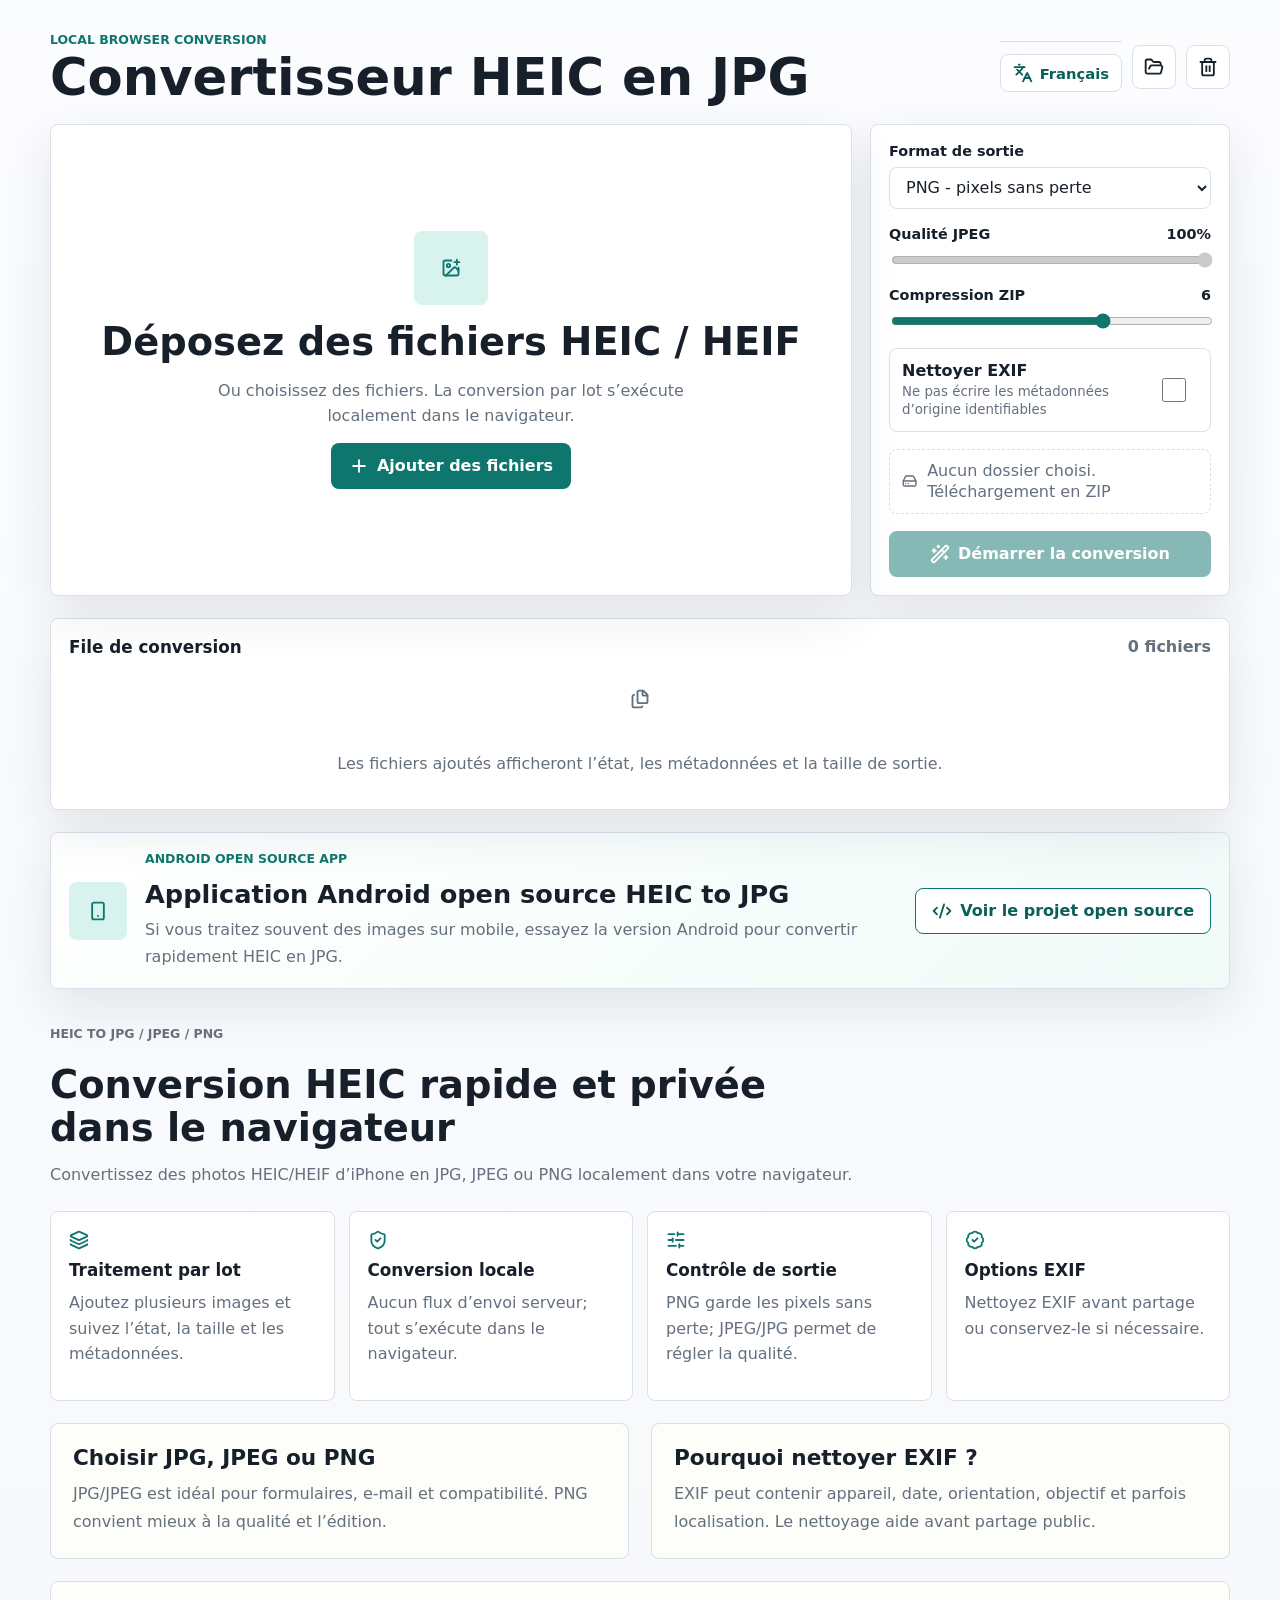
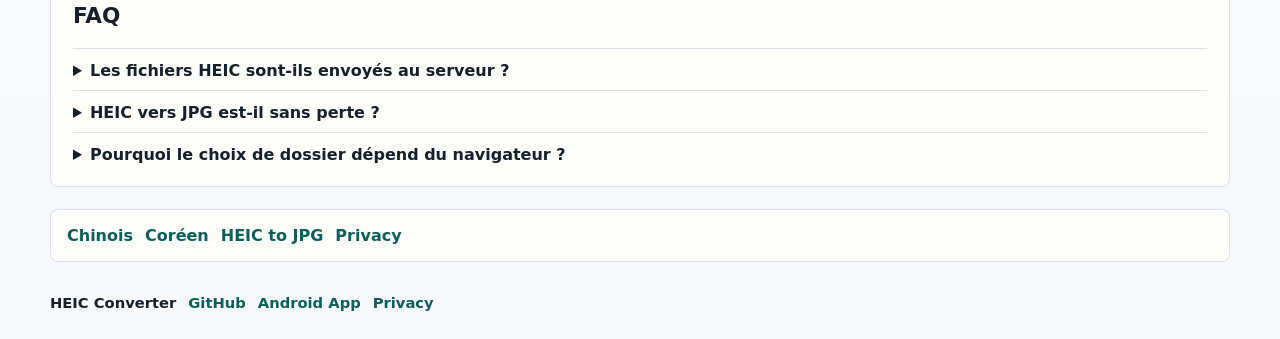
<file: fr/index.html>
<!doctype html>
<html lang="fr">
  <head>
    <meta charset="utf-8" />
    <meta name="viewport" content="width=device-width, initial-scale=1" />
    <title>HEIC Converter - Convertir HEIC en JPG, JPEG, PNG gratuitement</title>
    <meta name="description" content="Convertisseur HEIC gratuit dans le navigateur. Convertissez HEIC/HEIF en JPG, JPEG ou PNG avec traitement par lot, nettoyage EXIF et téléchargement ZIP." />
    
    <meta name="robots" content="index,follow" />
    <meta name="theme-color" content="#0f766e" />
    <meta property="og:title" content="HEIC Converter - Convertir HEIC en JPG et PNG en ligne" />
    <meta property="og:description" content="Convertisseur HEIC gratuit dans le navigateur. Convertissez HEIC/HEIF en JPG, JPEG ou PNG avec traitement par lot, nettoyage EXIF et téléchargement ZIP." />
    <meta property="og:type" content="website" />
    <link rel="canonical" href="./index.html" />
    <link rel="alternate" hreflang="zh-CN" href="../index.html" />
    <link rel="alternate" hreflang="zh-Hant" href="../zh-Hant/" />
    <link rel="alternate" hreflang="en" href="../en/" />
    <link rel="alternate" hreflang="ja" href="../ja/" />
    <link rel="alternate" hreflang="ko" href="../ko/" />
    <link rel="alternate" hreflang="de" href="../de/" />
    <link rel="alternate" hreflang="fr" href="../fr/" />
    <link rel="alternate" hreflang="es" href="../es/" />
    <link rel="alternate" hreflang="x-default" href="../index.html" />
    <link rel="stylesheet" href="../styles.css" />
    <script src="../vendor/lucide.min.js" defer></script>
    <script src="../vendor/heic-to.iife.js" defer></script>
    <script src="../vendor/heic2any.min.js" defer></script>
    <script src="../vendor/piexif.min.js" defer></script>
    <script src="../vendor/jszip.min.js" defer></script>
    <script src="../app.js?v=20260703-multilang" defer></script>
  </head>
  <body>
    <main class="shell">
      <section class="workspace" aria-label="HEIC Converter">
        <header class="topbar">
          <div>
            <p class="eyebrow">Local browser conversion</p>
            <h1>Convertisseur HEIC en JPG</h1>
          </div>
          <div class="topbar-actions">
            <details class="language-menu">
    <summary><i data-lucide="languages"></i>Français</summary>
    <div class="language-list">
      <a href="../index.html" lang="zh-CN">简体中文</a><a href="../zh-Hant/" lang="zh-Hant">繁體中文</a><a href="../en/" lang="en">English</a><a href="../ja/" lang="ja">日本語</a><a href="../ko/" lang="ko">한국어</a><a href="../de/" lang="de">Deutsch</a><a href="../fr/" lang="fr" aria-current="page">Français</a><a href="../es/" lang="es">Español</a>
    </div>
  </details>
            <button class="icon-button" id="pickDirectory" type="button" title="Choisir un dossier" aria-label="Choisir un dossier"><i data-lucide="folder-open"></i></button>
            <button class="icon-button" id="clearAll" type="button" title="Vider la liste" aria-label="Vider la liste"><i data-lucide="trash-2"></i></button>
          </div>
        </header>
        <div class="main-grid">
          <section class="dropzone" id="dropzone" aria-label="Ajouter des fichiers">
            <input id="fileInput" type="file" accept=".heic,.heif,image/heic,image/heif" multiple />
            <div class="drop-icon"><i data-lucide="image-plus"></i></div>
            <h2>Déposez des fichiers HEIC / HEIF</h2>
            <p>Ou choisissez des fichiers. La conversion par lot s’exécute localement dans le navigateur.</p>
            <button class="primary-button" type="button" id="pickFiles"><i data-lucide="plus"></i>Ajouter des fichiers</button>
          </section>
          <aside class="settings" aria-label="Paramètres de conversion">
            <div class="field-group">
              <label for="format">Format de sortie</label>
              <select id="format">
                <option value="png" selected>PNG - pixels sans perte</option>
                <option value="jpeg">JPEG - haute compatibilité</option>
                <option value="jpg">JPG - haute compatibilité</option>
              </select>
            </div>
            <div class="field-group">
              <div class="label-row"><label for="quality">Qualité JPEG</label><output id="qualityValue" for="quality">100%</output></div>
              <input id="quality" type="range" min="0.4" max="1" step="0.01" value="1" />
            </div>
            <div class="field-group">
              <div class="label-row"><label for="pngCompression">Compression ZIP</label><output id="pngCompressionValue" for="pngCompression">6</output></div>
              <input id="pngCompression" type="range" min="0" max="9" step="1" value="6" />
            </div>
            <label class="switch-row"><span><strong>Nettoyer EXIF</strong><small>Ne pas écrire les métadonnées d’origine identifiables</small></span><input id="stripExif" type="checkbox" /></label>
            <div class="save-target" id="saveTarget"><i data-lucide="hard-drive"></i><span>Aucun dossier choisi. Téléchargement en ZIP</span></div>
            <button class="convert-button" id="convertAll" type="button" disabled><i data-lucide="wand-sparkles"></i>Démarrer la conversion</button>
          </aside>
        </div>
        <section class="queue-section" aria-label="File de conversion">
          <div class="section-heading"><h2>File de conversion</h2><span id="queueSummary">0 fichier</span></div>
          <div class="queue" id="queue"><div class="empty-state"><i data-lucide="files"></i><p>Les fichiers ajoutés afficheront état, métadonnées et taille de sortie.</p></div></div>
        </section>
      </section>
      <section class="app-promo" aria-label="Android App">
        <div class="app-promo-icon"><i data-lucide="smartphone"></i></div>
        <div class="app-promo-copy"><p class="eyebrow">Android open source app</p><h2>Application Android open source HEIC to JPG</h2><p>Si vous traitez souvent des images sur mobile, essayez la version Android pour convertir rapidement HEIC en JPG.</p></div>
        <a class="secondary-button" href="https://github.com/wuming2/Heic-converter-Android" target="_blank" rel="noopener noreferrer"><i data-lucide="code-2"></i>Voir le projet open source</a>
      </section>
      <section class="seo-content" aria-label="HEIC guide">
        <div class="seo-intro"><p class="eyebrow">HEIC to JPG / JPEG / PNG</p><h2>Conversion HEIC rapide et privée dans le navigateur</h2><p>Convertissez des photos HEIC/HEIF d’iPhone en JPG, JPEG ou PNG localement dans votre navigateur.</p></div>
        <div class="feature-grid">
          <article class="info-card"><i data-lucide="layers-3"></i><h3>Traitement par lot</h3><p>Ajoutez plusieurs images et suivez l’état, la taille et les métadonnées.</p></article>
          <article class="info-card"><i data-lucide="shield-check"></i><h3>Conversion locale</h3><p>Aucun flux d’envoi serveur; tout s’exécute dans le navigateur.</p></article>
          <article class="info-card"><i data-lucide="sliders-horizontal"></i><h3>Contrôle de sortie</h3><p>PNG garde les pixels sans perte; JPEG/JPG permet de régler la qualité.</p></article>
          <article class="info-card"><i data-lucide="badge-check"></i><h3>Options EXIF</h3><p>Nettoyez EXIF avant partage ou conservez-le si nécessaire.</p></article>
        </div>
        <div class="content-grid">
          <article><h2>Choisir JPG, JPEG ou PNG</h2><p>JPG/JPEG est idéal pour formulaires, e-mail et compatibilité. PNG convient mieux à la qualité et l’édition.</p></article>
          <article><h2>Pourquoi nettoyer EXIF ?</h2><p>EXIF peut contenir appareil, date, orientation, objectif et parfois localisation. Le nettoyage aide avant partage public.</p></article>
        </div>
        <section class="faq-section" aria-label="FAQ">
          <h2>FAQ</h2>
          <details><summary>Les fichiers HEIC sont-ils envoyés au serveur ?</summary><p>Non. Les fichiers sont traités localement dans le navigateur.</p></details>
          <details><summary>HEIC vers JPG est-il sans perte ?</summary><p>JPG/JPEG est réencodé et n’est pas strictement sans perte. PNG conserve les pixels décodés sans perte.</p></details>
          <details><summary>Pourquoi le choix de dossier dépend du navigateur ?</summary><p>Il utilise la File System Access API. Les autres navigateurs téléchargent un ZIP.</p></details>
        </section>
        <nav class="link-panel" aria-label="Pages liées">
          <a href="../index.html" lang="zh-CN">Chinois</a>
          <a href="../ko/" lang="ko">Coréen</a>
          <a href="../heic-to-jpg.html">HEIC to JPG</a>
          <a href="../privacy.html">Privacy</a>
        </nav>
      </section>
    </main>
    <footer class="site-footer">
      <span>HEIC Converter</span>
      <a href="https://github.com/wuming2/heic-converter-heic-jpg-jpeg-png" target="_blank" rel="noopener noreferrer">GitHub</a>
      <a href="https://github.com/wuming2/Heic-converter-Android" target="_blank" rel="noopener noreferrer">Android App</a>
      <a href="../privacy.html">Privacy</a>
    </footer>
  </body>
</html>
</file>
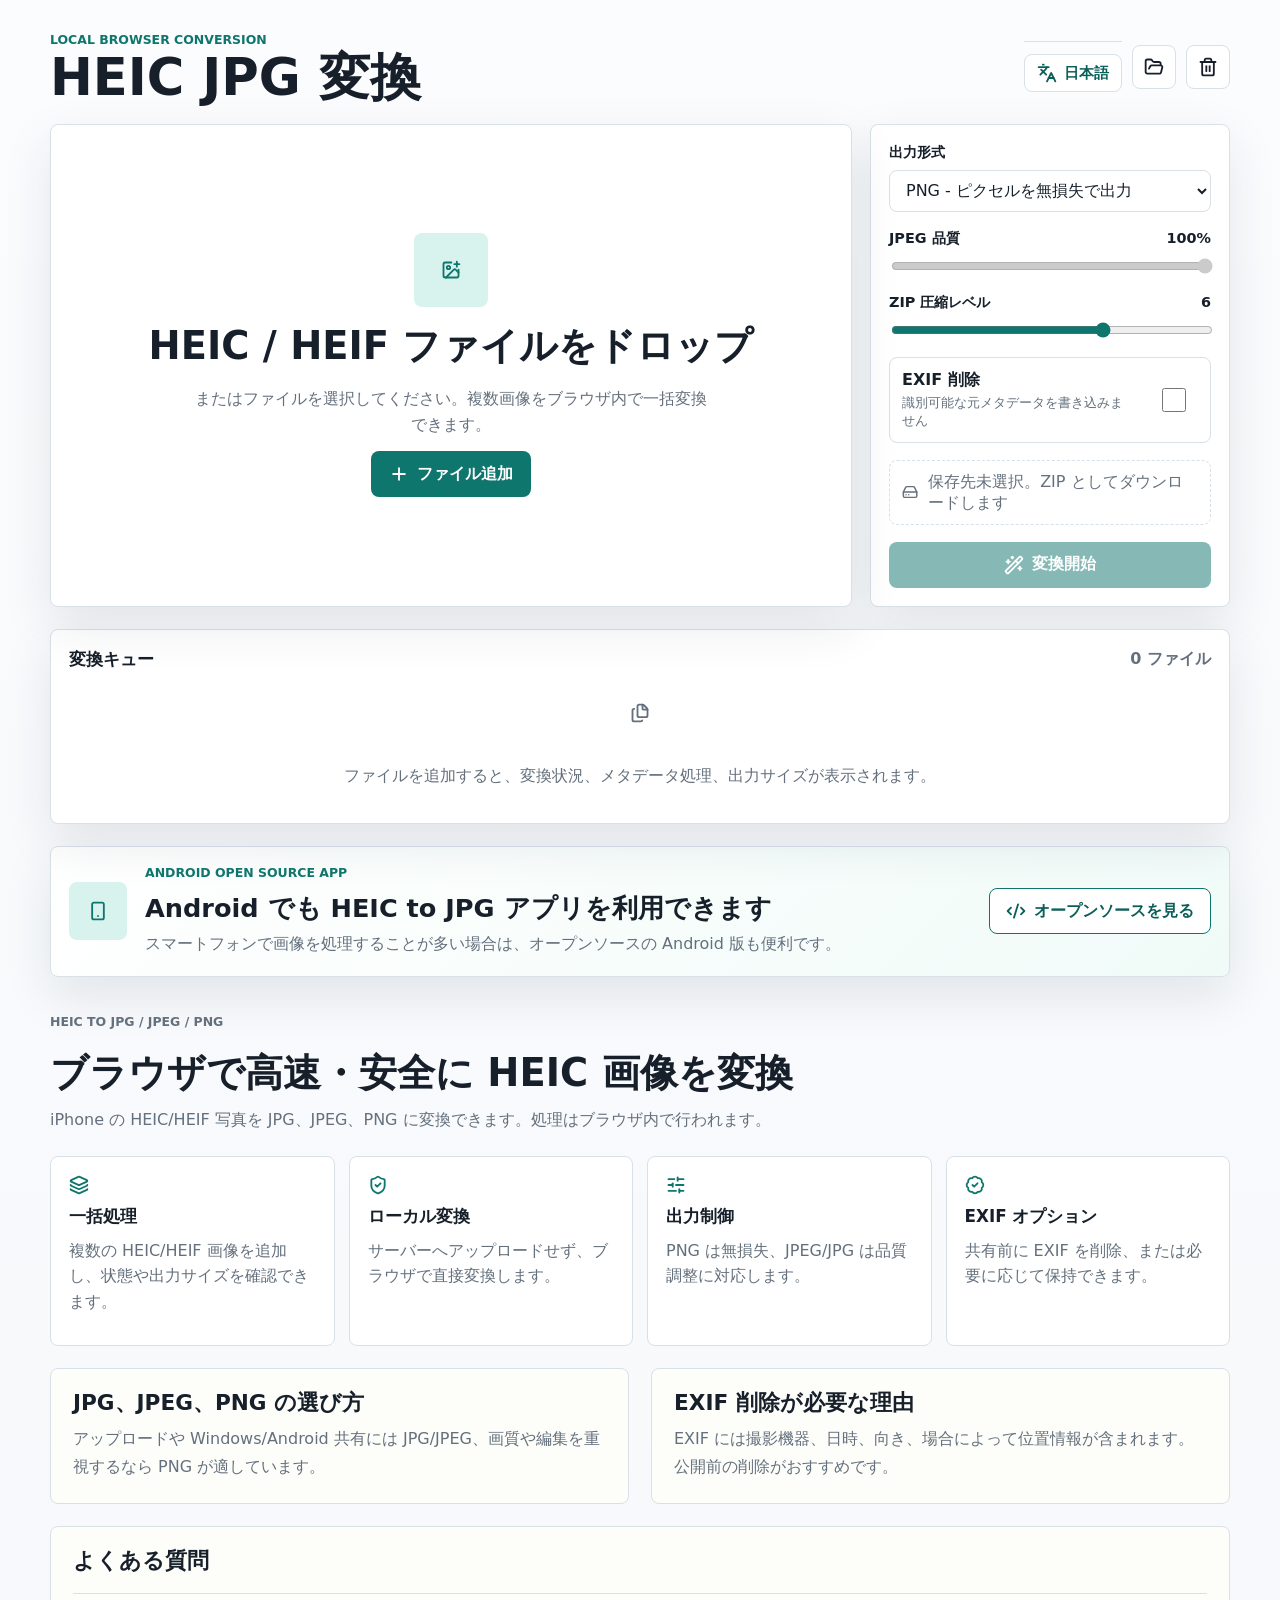
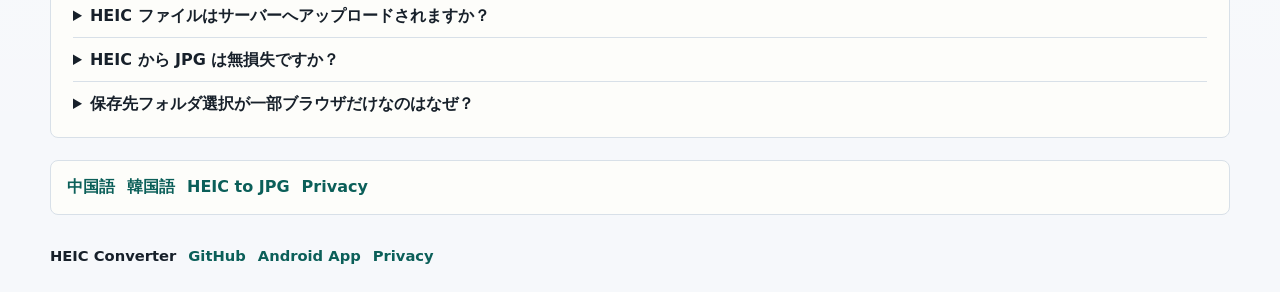
<file: ja/index.html>
<!doctype html>
<html lang="ja">
  <head>
    <meta charset="utf-8" />
    <meta name="viewport" content="width=device-width, initial-scale=1" />
    <title>HEIC Converter - 無料 HEIC JPG, JPEG, PNG 変換</title>
    <meta name="description" content="無料 HEIC Converter。ブラウザ上で HEIC/HEIF 画像を JPG、JPEG、PNG に一括変換。EXIF 削除、メタデータ処理、ZIP ダウンロードに対応。" />
    
    <meta name="robots" content="index,follow" />
    <meta name="theme-color" content="#0f766e" />
    <meta property="og:title" content="HEIC Converter - オンライン HEIC JPG, PNG 変換" />
    <meta property="og:description" content="無料 HEIC Converter。ブラウザ上で HEIC/HEIF 画像を JPG、JPEG、PNG に一括変換。EXIF 削除、メタデータ処理、ZIP ダウンロードに対応。" />
    <meta property="og:type" content="website" />
    <link rel="canonical" href="./index.html" />
    <link rel="alternate" hreflang="zh-CN" href="../index.html" />
    <link rel="alternate" hreflang="zh-Hant" href="../zh-Hant/" />
    <link rel="alternate" hreflang="en" href="../en/" />
    <link rel="alternate" hreflang="ja" href="../ja/" />
    <link rel="alternate" hreflang="ko" href="../ko/" />
    <link rel="alternate" hreflang="de" href="../de/" />
    <link rel="alternate" hreflang="fr" href="../fr/" />
    <link rel="alternate" hreflang="es" href="../es/" />
    <link rel="alternate" hreflang="x-default" href="../index.html" />
    <link rel="stylesheet" href="../styles.css" />
    <script src="../vendor/lucide.min.js" defer></script>
    <script src="../vendor/heic-to.iife.js" defer></script>
    <script src="../vendor/heic2any.min.js" defer></script>
    <script src="../vendor/piexif.min.js" defer></script>
    <script src="../vendor/jszip.min.js" defer></script>
    <script src="../app.js?v=20260703-multilang" defer></script>
  </head>
  <body>
    <main class="shell">
      <section class="workspace" aria-label="HEIC Converter">
        <header class="topbar">
          <div>
            <p class="eyebrow">Local browser conversion</p>
            <h1>HEIC JPG 変換</h1>
          </div>
          <div class="topbar-actions">
            <details class="language-menu">
    <summary><i data-lucide="languages"></i>日本語</summary>
    <div class="language-list">
      <a href="../index.html" lang="zh-CN">简体中文</a><a href="../zh-Hant/" lang="zh-Hant">繁體中文</a><a href="../en/" lang="en">English</a><a href="../ja/" lang="ja" aria-current="page">日本語</a><a href="../ko/" lang="ko">한국어</a><a href="../de/" lang="de">Deutsch</a><a href="../fr/" lang="fr">Français</a><a href="../es/" lang="es">Español</a>
    </div>
  </details>
            <button class="icon-button" id="pickDirectory" type="button" title="保存先フォルダを選択" aria-label="保存先フォルダを選択"><i data-lucide="folder-open"></i></button>
            <button class="icon-button" id="clearAll" type="button" title="キューをクリア" aria-label="キューをクリア"><i data-lucide="trash-2"></i></button>
          </div>
        </header>
        <div class="main-grid">
          <section class="dropzone" id="dropzone" aria-label="ファイル追加">
            <input id="fileInput" type="file" accept=".heic,.heif,image/heic,image/heif" multiple />
            <div class="drop-icon"><i data-lucide="image-plus"></i></div>
            <h2>HEIC / HEIF ファイルをドロップ</h2>
            <p>またはファイルを選択してください。複数画像をブラウザ内で一括変換できます。</p>
            <button class="primary-button" type="button" id="pickFiles"><i data-lucide="plus"></i>ファイル追加</button>
          </section>
          <aside class="settings" aria-label="変換設定">
            <div class="field-group">
              <label for="format">出力形式</label>
              <select id="format">
                <option value="png" selected>PNG - ピクセルを無損失で出力</option>
                <option value="jpeg">JPEG - 高い互換性</option>
                <option value="jpg">JPG - 高い互換性</option>
              </select>
            </div>
            <div class="field-group">
              <div class="label-row"><label for="quality">JPEG 品質</label><output id="qualityValue" for="quality">100%</output></div>
              <input id="quality" type="range" min="0.4" max="1" step="0.01" value="1" />
            </div>
            <div class="field-group">
              <div class="label-row"><label for="pngCompression">ZIP 圧縮レベル</label><output id="pngCompressionValue" for="pngCompression">6</output></div>
              <input id="pngCompression" type="range" min="0" max="9" step="1" value="6" />
            </div>
            <label class="switch-row"><span><strong>EXIF 削除</strong><small>識別可能な元メタデータを書き込みません</small></span><input id="stripExif" type="checkbox" /></label>
            <div class="save-target" id="saveTarget"><i data-lucide="hard-drive"></i><span>保存先未選択。ZIP としてダウンロードします</span></div>
            <button class="convert-button" id="convertAll" type="button" disabled><i data-lucide="wand-sparkles"></i>変換開始</button>
          </aside>
        </div>
        <section class="queue-section" aria-label="変換キュー">
          <div class="section-heading"><h2>変換キュー</h2><span id="queueSummary">0 ファイル</span></div>
          <div class="queue" id="queue"><div class="empty-state"><i data-lucide="files"></i><p>ファイルを追加すると、変換状況、メタデータ処理、出力サイズが表示されます。</p></div></div>
        </section>
      </section>
      <section class="app-promo" aria-label="Android App">
        <div class="app-promo-icon"><i data-lucide="smartphone"></i></div>
        <div class="app-promo-copy"><p class="eyebrow">Android open source app</p><h2>Android でも HEIC to JPG アプリを利用できます</h2><p>スマートフォンで画像を処理することが多い場合は、オープンソースの Android 版も便利です。</p></div>
        <a class="secondary-button" href="https://github.com/wuming2/Heic-converter-Android" target="_blank" rel="noopener noreferrer"><i data-lucide="code-2"></i>オープンソースを見る</a>
      </section>
      <section class="seo-content" aria-label="HEIC guide">
        <div class="seo-intro"><p class="eyebrow">HEIC to JPG / JPEG / PNG</p><h2>ブラウザで高速・安全に HEIC 画像を変換</h2><p>iPhone の HEIC/HEIF 写真を JPG、JPEG、PNG に変換できます。処理はブラウザ内で行われます。</p></div>
        <div class="feature-grid">
          <article class="info-card"><i data-lucide="layers-3"></i><h3>一括処理</h3><p>複数の HEIC/HEIF 画像を追加し、状態や出力サイズを確認できます。</p></article>
          <article class="info-card"><i data-lucide="shield-check"></i><h3>ローカル変換</h3><p>サーバーへアップロードせず、ブラウザで直接変換します。</p></article>
          <article class="info-card"><i data-lucide="sliders-horizontal"></i><h3>出力制御</h3><p>PNG は無損失、JPEG/JPG は品質調整に対応します。</p></article>
          <article class="info-card"><i data-lucide="badge-check"></i><h3>EXIF オプション</h3><p>共有前に EXIF を削除、または必要に応じて保持できます。</p></article>
        </div>
        <div class="content-grid">
          <article><h2>JPG、JPEG、PNG の選び方</h2><p>アップロードや Windows/Android 共有には JPG/JPEG、画質や編集を重視するなら PNG が適しています。</p></article>
          <article><h2>EXIF 削除が必要な理由</h2><p>EXIF には撮影機器、日時、向き、場合によって位置情報が含まれます。公開前の削除がおすすめです。</p></article>
        </div>
        <section class="faq-section" aria-label="よくある質問">
          <h2>よくある質問</h2>
          <details><summary>HEIC ファイルはサーバーへアップロードされますか？</summary><p>いいえ。ファイルはブラウザ内で処理されます。</p></details>
          <details><summary>HEIC から JPG は無損失ですか？</summary><p>JPG/JPEG は再エンコードされるため厳密には無損失ではありません。PNG はデコード後のピクセルを無損失で保存します。</p></details>
          <details><summary>保存先フォルダ選択が一部ブラウザだけなのはなぜ？</summary><p>File System Access API に依存します。未対応ブラウザでは ZIP ダウンロードを使用します。</p></details>
        </section>
        <nav class="link-panel" aria-label="関連ページ">
          <a href="../index.html" lang="zh-CN">中国語</a>
          <a href="../ko/" lang="ko">韓国語</a>
          <a href="../heic-to-jpg.html">HEIC to JPG</a>
          <a href="../privacy.html">Privacy</a>
        </nav>
      </section>
    </main>
    <footer class="site-footer">
      <span>HEIC Converter</span>
      <a href="https://github.com/wuming2/heic-converter-heic-jpg-jpeg-png" target="_blank" rel="noopener noreferrer">GitHub</a>
      <a href="https://github.com/wuming2/Heic-converter-Android" target="_blank" rel="noopener noreferrer">Android App</a>
      <a href="../privacy.html">Privacy</a>
    </footer>
  </body>
</html>
</file>
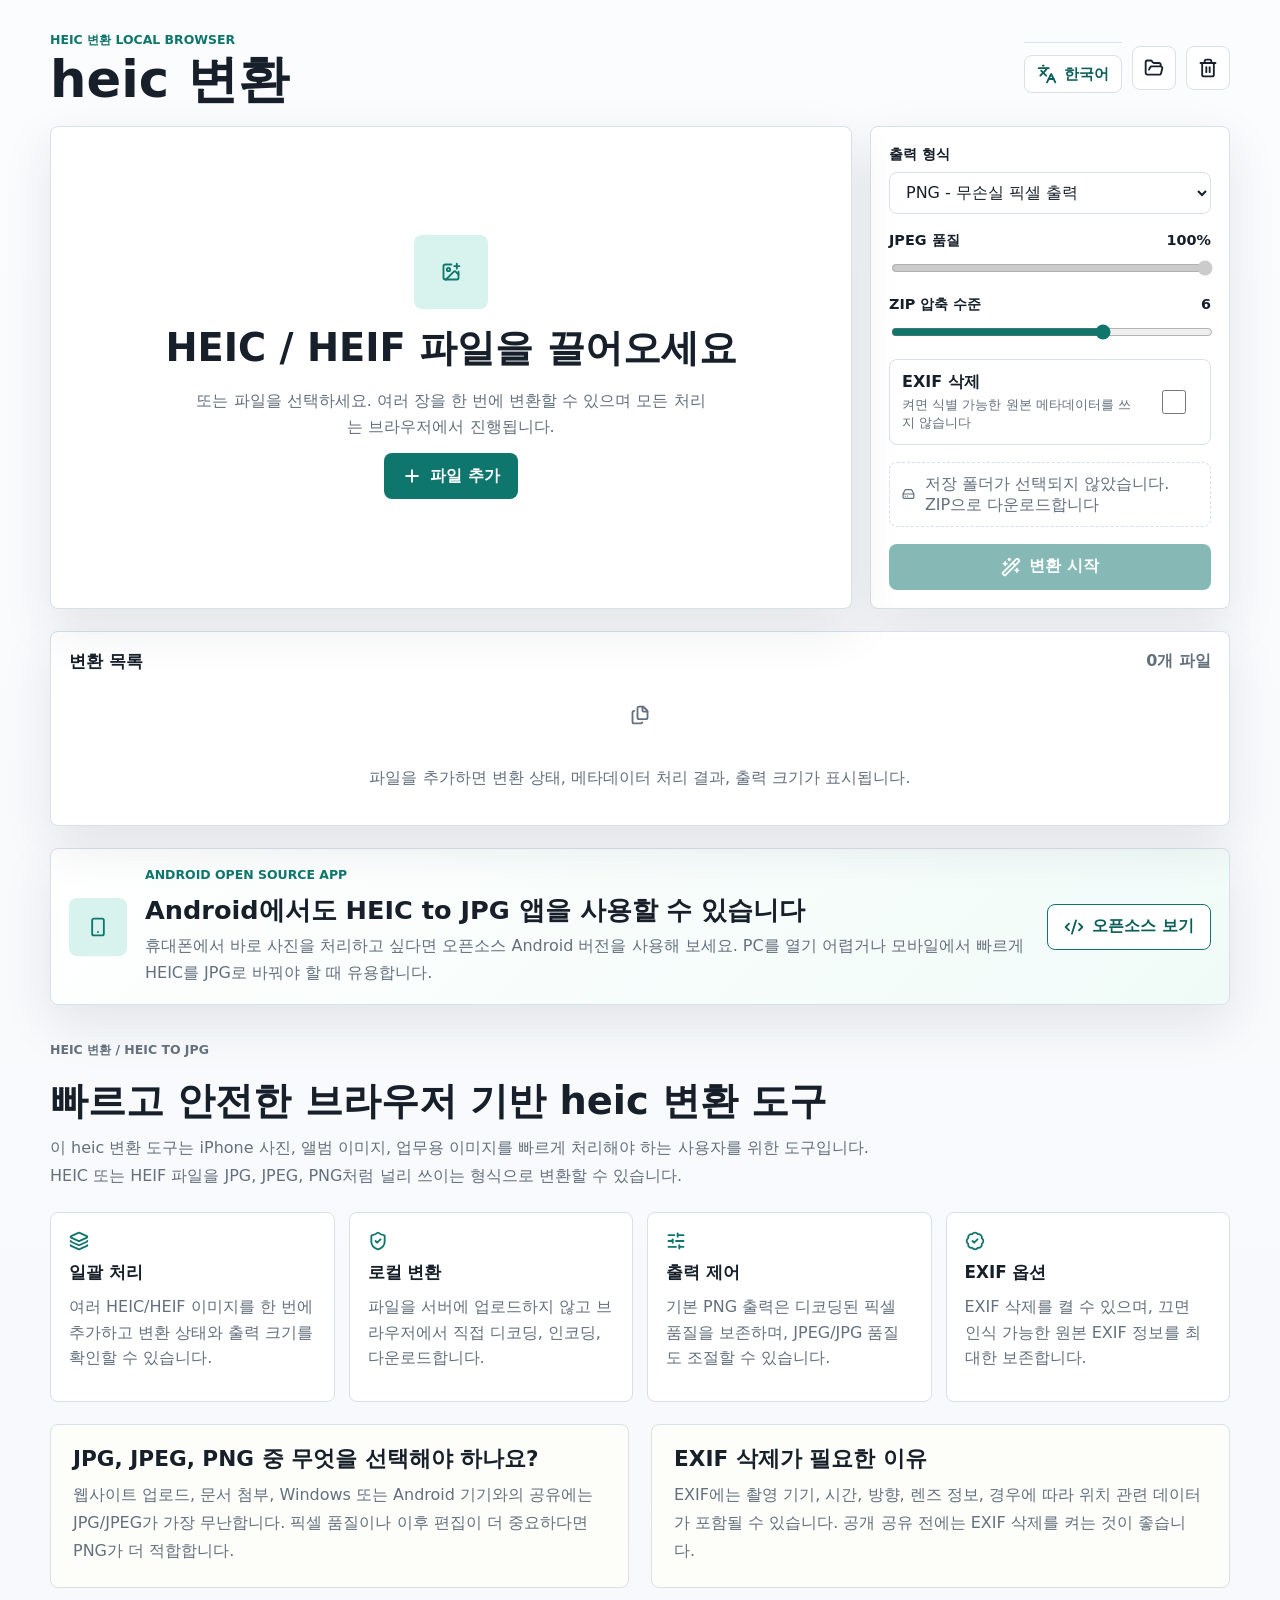
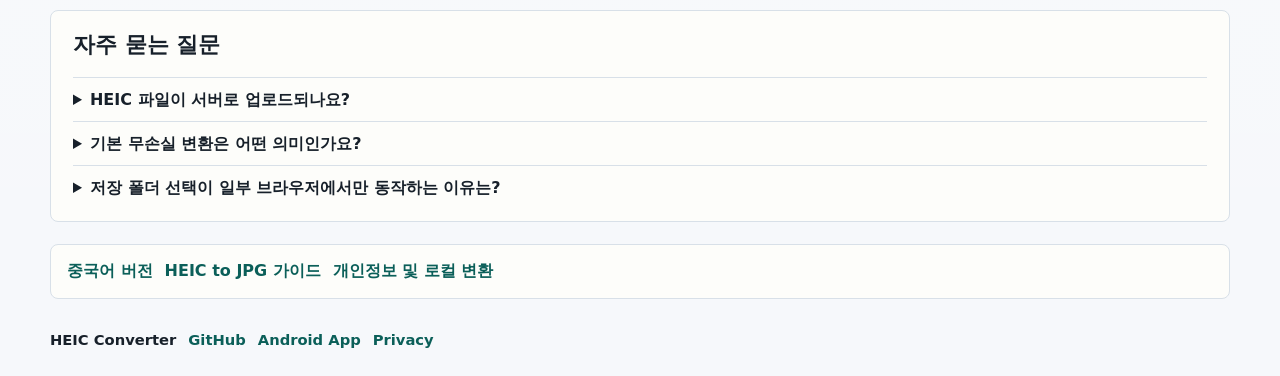
<file: ko/index.html>
<!doctype html>
<html lang="ko">
  <head>
    <meta charset="utf-8" />
    <meta name="viewport" content="width=device-width, initial-scale=1" />
    <title>heic 변환 - 무료 HEIC JPG, JPEG, PNG 변환기</title>
    <meta
      name="description"
      content="무료 heic 변환 도구. 브라우저에서 HEIC/HEIF 이미지를 JPG, JPEG, PNG로 일괄 변환합니다. EXIF 삭제, 메타데이터 보존, ZIP 다운로드를 지원합니다."
    />
    <meta name="keywords" content="heic 변환,HEIC JPG 변환,HEIC JPEG 변환,HEIC PNG 변환,HEIC 변환기" />
    <meta name="robots" content="index,follow" />
    <meta name="theme-color" content="#0f766e" />
    <meta property="og:title" content="heic 변환 - 온라인 HEIC JPG, PNG 변환" />
    <meta
      property="og:description"
      content="파일 업로드 없이 브라우저에서 heic 변환을 처리하세요. 일괄 처리, EXIF 삭제, 고품질 출력 지원."
    />
    <meta property="og:type" content="website" />
    <link rel="canonical" href="./index.html" />
    <link rel="alternate" hreflang="zh-CN" href="../index.html" />
    <link rel="alternate" hreflang="zh-Hant" href="../zh-Hant/" />
    <link rel="alternate" hreflang="en" href="../en/" />
    <link rel="alternate" hreflang="ja" href="../ja/" />
    <link rel="alternate" hreflang="ko" href="./index.html" />
    <link rel="alternate" hreflang="de" href="../de/" />
    <link rel="alternate" hreflang="fr" href="../fr/" />
    <link rel="alternate" hreflang="es" href="../es/" />
    <link rel="alternate" hreflang="x-default" href="../index.html" />
    <link rel="stylesheet" href="../styles.css" />
    <script src="../vendor/lucide.min.js" defer></script>
    <script src="../vendor/heic-to.iife.js" defer></script>
    <script src="../vendor/heic2any.min.js" defer></script>
    <script src="../vendor/piexif.min.js" defer></script>
    <script src="../vendor/jszip.min.js" defer></script>
    <script src="../app.js?v=20260703-multilang" defer></script>
    <script type="application/ld+json">
      {
        "@context": "https://schema.org",
        "@type": "SoftwareApplication",
        "name": "HEIC Converter",
        "applicationCategory": "MultimediaApplication",
        "operatingSystem": "Web Browser",
        "description": "브라우저에서 heic 변환을 수행하고 HEIC 및 HEIF 이미지를 JPG, JPEG, PNG로 바꾸는 무료 도구입니다.",
        "offers": {
          "@type": "Offer",
          "price": "0",
          "priceCurrency": "USD"
        }
      }
    </script>
    <script type="application/ld+json">
      {
        "@context": "https://schema.org",
        "@type": "FAQPage",
        "mainEntity": [
          {
            "@type": "Question",
            "name": "HEIC 파일이 서버로 업로드되나요?",
            "acceptedAnswer": {
              "@type": "Answer",
              "text": "아니요. 이 도구는 브라우저에서 로컬로 이미지를 디코딩하고 변환합니다."
            }
          },
          {
            "@type": "Question",
            "name": "HEIC를 JPG로 변환하면 무손실인가요?",
            "acceptedAnswer": {
              "@type": "Answer",
              "text": "JPG/JPEG는 다시 인코딩되므로 엄밀한 의미의 무손실은 아닙니다. 기본 PNG 출력은 디코딩된 픽셀을 무손실로 저장합니다."
            }
          }
        ]
      }
    </script>
  </head>
  <body>
    <main class="shell">
      <section class="workspace" aria-label="HEIC 변환 작업 영역">
        <header class="topbar">
          <div>
            <p class="eyebrow">heic 변환 local browser</p>
            <h1>heic 변환</h1>
          </div>
          <div class="topbar-actions">
            <details class="language-menu">
              <summary><i data-lucide="languages"></i>한국어</summary>
              <div class="language-list">
                <a href="../index.html" lang="zh-CN">简体中文</a>
                <a href="../zh-Hant/" lang="zh-Hant">繁體中文</a>
                <a href="../en/" lang="en">English</a>
                <a href="../ja/" lang="ja">日本語</a>
                <a href="./index.html" lang="ko" aria-current="page">한국어</a>
                <a href="../de/" lang="de">Deutsch</a>
                <a href="../fr/" lang="fr">Français</a>
                <a href="../es/" lang="es">Español</a>
              </div>
            </details>
            <button class="icon-button" id="pickDirectory" type="button" title="저장 폴더 선택" aria-label="저장 폴더 선택">
              <i data-lucide="folder-open"></i>
            </button>
            <button class="icon-button" id="clearAll" type="button" title="목록 비우기" aria-label="목록 비우기">
              <i data-lucide="trash-2"></i>
            </button>
          </div>
        </header>

        <div class="main-grid">
          <section class="dropzone" id="dropzone" aria-label="HEIC 파일 추가">
            <input id="fileInput" type="file" accept=".heic,.heif,image/heic,image/heif" multiple />
            <div class="drop-icon"><i data-lucide="image-plus"></i></div>
            <h2>HEIC / HEIF 파일을 끌어오세요</h2>
            <p>또는 파일을 선택하세요. 여러 장을 한 번에 변환할 수 있으며 모든 처리는 브라우저에서 진행됩니다.</p>
            <button class="primary-button" type="button" id="pickFiles">
              <i data-lucide="plus"></i>
              파일 추가
            </button>
          </section>

          <aside class="settings" aria-label="변환 설정">
            <div class="field-group">
              <label for="format">출력 형식</label>
              <select id="format">
                <option value="png" selected>PNG - 무손실 픽셀 출력</option>
                <option value="jpeg">JPEG - 높은 호환성</option>
                <option value="jpg">JPG - 높은 호환성</option>
              </select>
            </div>

            <div class="field-group">
              <div class="label-row">
                <label for="quality">JPEG 품질</label>
                <output id="qualityValue" for="quality">100%</output>
              </div>
              <input id="quality" type="range" min="0.4" max="1" step="0.01" value="1" />
            </div>

            <div class="field-group">
              <div class="label-row">
                <label for="pngCompression">ZIP 압축 수준</label>
                <output id="pngCompressionValue" for="pngCompression">6</output>
              </div>
              <input id="pngCompression" type="range" min="0" max="9" step="1" value="6" />
            </div>

            <label class="switch-row">
              <span>
                <strong>EXIF 삭제</strong>
                <small>켜면 식별 가능한 원본 메타데이터를 쓰지 않습니다</small>
              </span>
              <input id="stripExif" type="checkbox" />
            </label>

            <div class="save-target" id="saveTarget">
              <i data-lucide="hard-drive"></i>
              <span>저장 폴더가 선택되지 않았습니다. ZIP으로 다운로드합니다</span>
            </div>

            <button class="convert-button" id="convertAll" type="button" disabled>
              <i data-lucide="wand-sparkles"></i>
              변환 시작
            </button>
          </aside>
        </div>

        <section class="queue-section" aria-label="파일 목록">
          <div class="section-heading">
            <h2>변환 목록</h2>
            <span id="queueSummary">0개 파일</span>
          </div>
          <div class="queue" id="queue">
            <div class="empty-state">
              <i data-lucide="files"></i>
              <p>파일을 추가하면 변환 상태, 메타데이터 처리 결과, 출력 크기가 표시됩니다.</p>
            </div>
          </div>
        </section>
      </section>

      <section class="app-promo" aria-label="Android 앱 소개">
        <div class="app-promo-icon">
          <i data-lucide="smartphone"></i>
        </div>
        <div class="app-promo-copy">
          <p class="eyebrow">Android open source app</p>
          <h2>Android에서도 HEIC to JPG 앱을 사용할 수 있습니다</h2>
          <p>
            휴대폰에서 바로 사진을 처리하고 싶다면 오픈소스 Android 버전을 사용해 보세요.
            PC를 열기 어렵거나 모바일에서 빠르게 HEIC를 JPG로 바꿔야 할 때 유용합니다.
          </p>
        </div>
        <a
          class="secondary-button"
          href="https://github.com/wuming2/Heic-converter-Android"
          target="_blank"
          rel="noopener noreferrer"
        >
          <i data-lucide="code-2"></i>
          오픈소스 보기
        </a>
      </section>

      <section class="seo-content" aria-label="HEIC 변환 안내">
        <div class="seo-intro">
          <p class="eyebrow">heic 변환 / HEIC to JPG</p>
          <h2>빠르고 안전한 브라우저 기반 heic 변환 도구</h2>
          <p>
            이 heic 변환 도구는 iPhone 사진, 앨범 이미지, 업무용 이미지를 빠르게 처리해야 하는 사용자를 위한 도구입니다.
            HEIC 또는 HEIF 파일을 JPG, JPEG, PNG처럼 널리 쓰이는 형식으로 변환할 수 있습니다.
          </p>
        </div>

        <div class="feature-grid">
          <article class="info-card">
            <i data-lucide="layers-3"></i>
            <h3>일괄 처리</h3>
            <p>여러 HEIC/HEIF 이미지를 한 번에 추가하고 변환 상태와 출력 크기를 확인할 수 있습니다.</p>
          </article>
          <article class="info-card">
            <i data-lucide="shield-check"></i>
            <h3>로컬 변환</h3>
            <p>파일을 서버에 업로드하지 않고 브라우저에서 직접 디코딩, 인코딩, 다운로드합니다.</p>
          </article>
          <article class="info-card">
            <i data-lucide="sliders-horizontal"></i>
            <h3>출력 제어</h3>
            <p>기본 PNG 출력은 디코딩된 픽셀 품질을 보존하며, JPEG/JPG 품질도 조절할 수 있습니다.</p>
          </article>
          <article class="info-card">
            <i data-lucide="badge-check"></i>
            <h3>EXIF 옵션</h3>
            <p>EXIF 삭제를 켤 수 있으며, 끄면 인식 가능한 원본 EXIF 정보를 최대한 보존합니다.</p>
          </article>
        </div>

        <div class="content-grid">
          <article>
            <h2>JPG, JPEG, PNG 중 무엇을 선택해야 하나요?</h2>
            <p>
              웹사이트 업로드, 문서 첨부, Windows 또는 Android 기기와의 공유에는 JPG/JPEG가 가장 무난합니다.
              픽셀 품질이나 이후 편집이 더 중요하다면 PNG가 더 적합합니다.
            </p>
          </article>
          <article>
            <h2>EXIF 삭제가 필요한 이유</h2>
            <p>
              EXIF에는 촬영 기기, 시간, 방향, 렌즈 정보, 경우에 따라 위치 관련 데이터가 포함될 수 있습니다.
              공개 공유 전에는 EXIF 삭제를 켜는 것이 좋습니다.
            </p>
          </article>
        </div>

        <section class="faq-section" aria-label="자주 묻는 질문">
          <h2>자주 묻는 질문</h2>
          <details>
            <summary>HEIC 파일이 서버로 업로드되나요?</summary>
            <p>아니요. 현재 버전은 순수 웹 프런트엔드로 동작하며 파일은 브라우저 안에서 처리됩니다.</p>
          </details>
          <details>
            <summary>기본 무손실 변환은 어떤 의미인가요?</summary>
            <p>기본 PNG 출력은 디코딩된 픽셀을 손실 압축 없이 저장합니다. JPG/JPEG는 다시 인코딩되므로 엄밀히 말해 무손실은 아닙니다.</p>
          </details>
          <details>
            <summary>저장 폴더 선택이 일부 브라우저에서만 동작하는 이유는?</summary>
            <p>폴더 선택은 File System Access API에 의존합니다. 지원하지 않는 브라우저에서는 ZIP 다운로드로 자동 전환됩니다.</p>
          </details>
        </section>

        <nav class="link-panel" aria-label="관련 페이지">
          <a href="../index.html" lang="zh-CN">중국어 버전</a>
          <a href="../heic-to-jpg.html">HEIC to JPG 가이드</a>
          <a href="../privacy.html">개인정보 및 로컬 변환</a>
        </nav>
      </section>
    </main>

    <footer class="site-footer">
      <span>HEIC Converter</span>
      <a href="https://github.com/wuming2/heic-converter-heic-jpg-jpeg-png" target="_blank" rel="noopener noreferrer">GitHub</a>
      <a href="https://github.com/wuming2/Heic-converter-Android" target="_blank" rel="noopener noreferrer">Android App</a>
      <a href="../privacy.html">Privacy</a>
    </footer>
  </body>
</html>
</file>
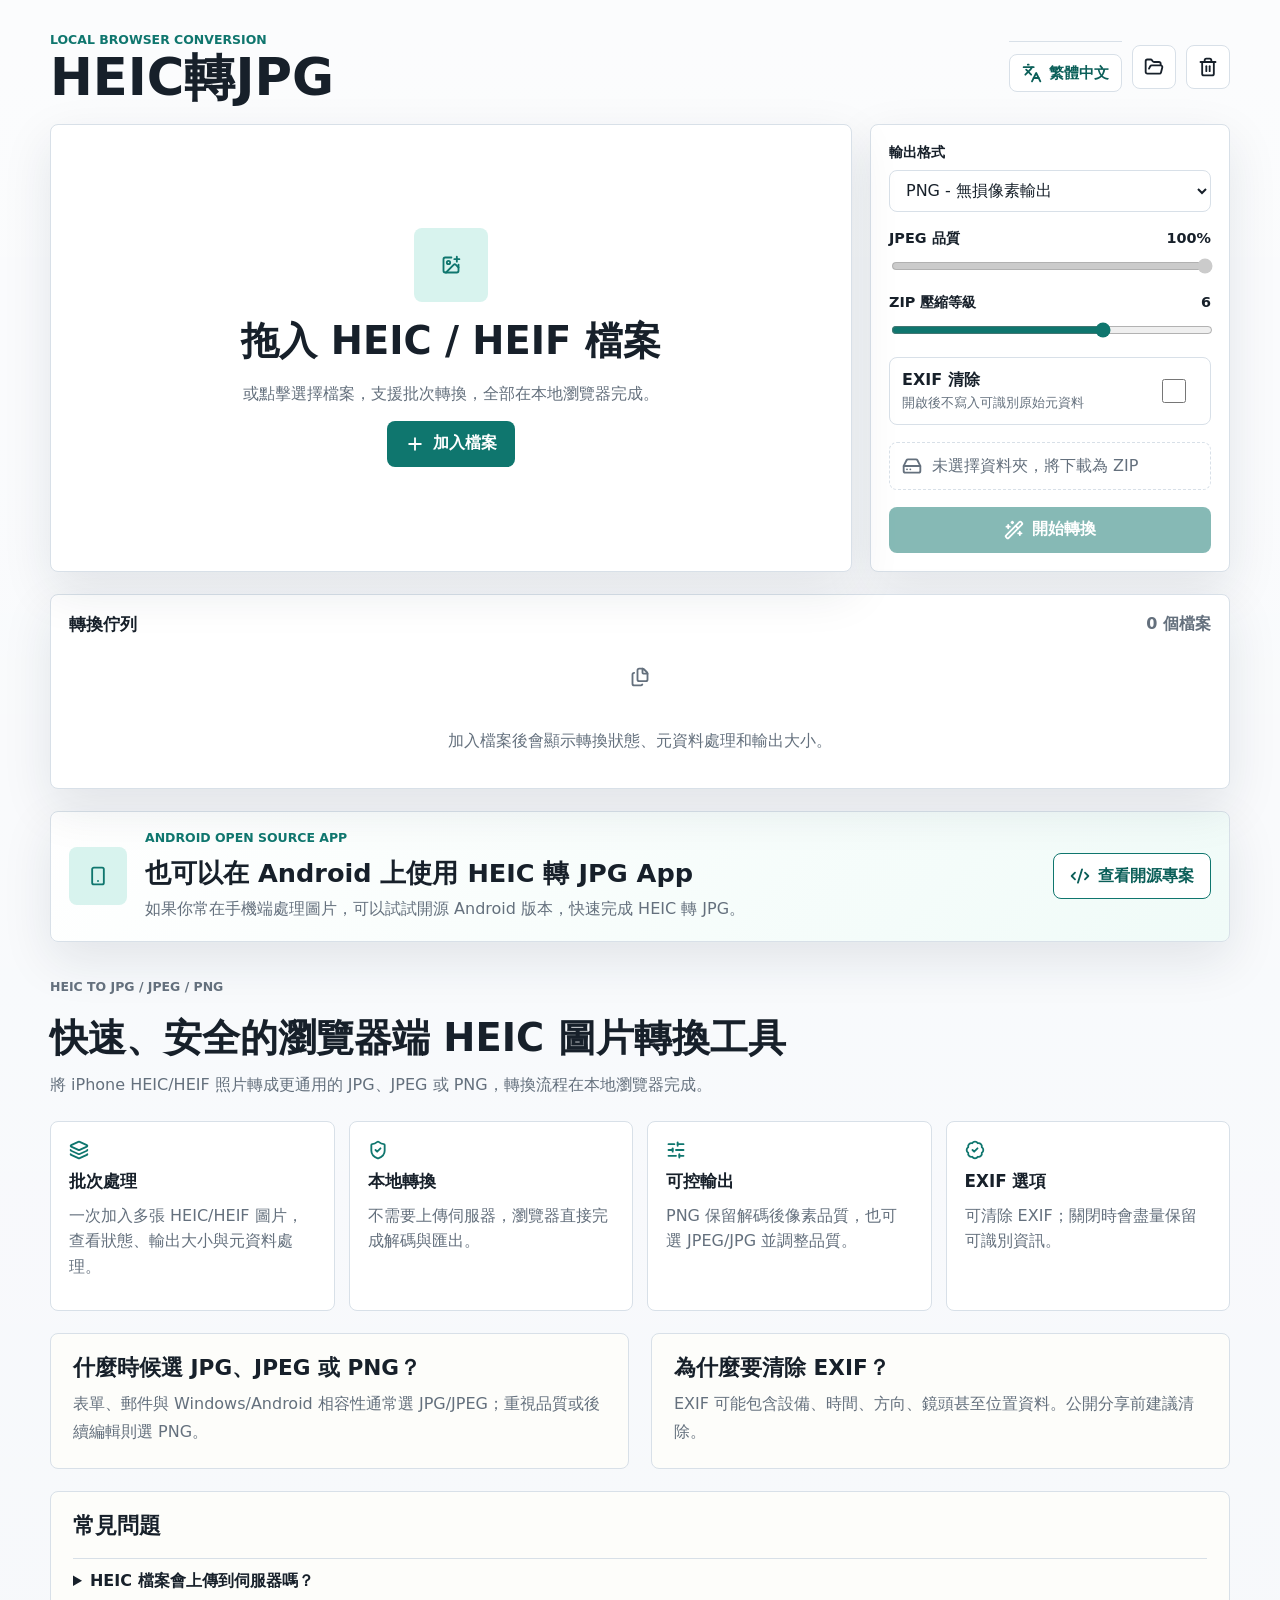
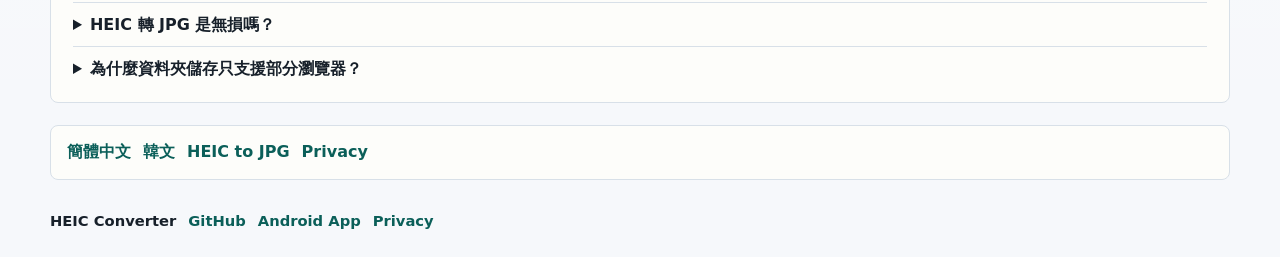
<file: zh-Hant/index.html>
<!doctype html>
<html lang="zh-Hant">
  <head>
    <meta charset="utf-8" />
    <meta name="viewport" content="width=device-width, initial-scale=1" />
    <title>HEIC Converter - 免費 HEIC 轉 JPG、JPEG、PNG</title>
    <meta name="description" content="免費 HEIC Converter，在瀏覽器本地批次將 HEIC/HEIF 轉為 JPG、JPEG、PNG。支援 EXIF 清除、元資料處理與 ZIP 下載。" />
    
    <meta name="robots" content="index,follow" />
    <meta name="theme-color" content="#0f766e" />
    <meta property="og:title" content="HEIC Converter - 線上 HEIC 轉 JPG、PNG" />
    <meta property="og:description" content="免費 HEIC Converter，在瀏覽器本地批次將 HEIC/HEIF 轉為 JPG、JPEG、PNG。支援 EXIF 清除、元資料處理與 ZIP 下載。" />
    <meta property="og:type" content="website" />
    <link rel="canonical" href="./index.html" />
    <link rel="alternate" hreflang="zh-CN" href="../index.html" />
    <link rel="alternate" hreflang="zh-Hant" href="../zh-Hant/" />
    <link rel="alternate" hreflang="en" href="../en/" />
    <link rel="alternate" hreflang="ja" href="../ja/" />
    <link rel="alternate" hreflang="ko" href="../ko/" />
    <link rel="alternate" hreflang="de" href="../de/" />
    <link rel="alternate" hreflang="fr" href="../fr/" />
    <link rel="alternate" hreflang="es" href="../es/" />
    <link rel="alternate" hreflang="x-default" href="../index.html" />
    <link rel="stylesheet" href="../styles.css" />
    <script src="../vendor/lucide.min.js" defer></script>
    <script src="../vendor/heic-to.iife.js" defer></script>
    <script src="../vendor/heic2any.min.js" defer></script>
    <script src="../vendor/piexif.min.js" defer></script>
    <script src="../vendor/jszip.min.js" defer></script>
    <script src="../app.js?v=20260703-multilang" defer></script>
  </head>
  <body>
    <main class="shell">
      <section class="workspace" aria-label="HEIC Converter">
        <header class="topbar">
          <div>
            <p class="eyebrow">Local browser conversion</p>
            <h1>HEIC轉JPG</h1>
          </div>
          <div class="topbar-actions">
            <details class="language-menu">
    <summary><i data-lucide="languages"></i>繁體中文</summary>
    <div class="language-list">
      <a href="../index.html" lang="zh-CN">简体中文</a><a href="../zh-Hant/" lang="zh-Hant" aria-current="page">繁體中文</a><a href="../en/" lang="en">English</a><a href="../ja/" lang="ja">日本語</a><a href="../ko/" lang="ko">한국어</a><a href="../de/" lang="de">Deutsch</a><a href="../fr/" lang="fr">Français</a><a href="../es/" lang="es">Español</a>
    </div>
  </details>
            <button class="icon-button" id="pickDirectory" type="button" title="選擇儲存資料夾" aria-label="選擇儲存資料夾"><i data-lucide="folder-open"></i></button>
            <button class="icon-button" id="clearAll" type="button" title="清空佇列" aria-label="清空佇列"><i data-lucide="trash-2"></i></button>
          </div>
        </header>
        <div class="main-grid">
          <section class="dropzone" id="dropzone" aria-label="加入檔案">
            <input id="fileInput" type="file" accept=".heic,.heif,image/heic,image/heif" multiple />
            <div class="drop-icon"><i data-lucide="image-plus"></i></div>
            <h2>拖入 HEIC / HEIF 檔案</h2>
            <p>或點擊選擇檔案，支援批次轉換，全部在本地瀏覽器完成。</p>
            <button class="primary-button" type="button" id="pickFiles"><i data-lucide="plus"></i>加入檔案</button>
          </section>
          <aside class="settings" aria-label="轉換設定">
            <div class="field-group">
              <label for="format">輸出格式</label>
              <select id="format">
                <option value="png" selected>PNG - 無損像素輸出</option>
                <option value="jpeg">JPEG - 高相容性</option>
                <option value="jpg">JPG - 高相容性</option>
              </select>
            </div>
            <div class="field-group">
              <div class="label-row"><label for="quality">JPEG 品質</label><output id="qualityValue" for="quality">100%</output></div>
              <input id="quality" type="range" min="0.4" max="1" step="0.01" value="1" />
            </div>
            <div class="field-group">
              <div class="label-row"><label for="pngCompression">ZIP 壓縮等級</label><output id="pngCompressionValue" for="pngCompression">6</output></div>
              <input id="pngCompression" type="range" min="0" max="9" step="1" value="6" />
            </div>
            <label class="switch-row"><span><strong>EXIF 清除</strong><small>開啟後不寫入可識別原始元資料</small></span><input id="stripExif" type="checkbox" /></label>
            <div class="save-target" id="saveTarget"><i data-lucide="hard-drive"></i><span>未選擇資料夾，將下載為 ZIP</span></div>
            <button class="convert-button" id="convertAll" type="button" disabled><i data-lucide="wand-sparkles"></i>開始轉換</button>
          </aside>
        </div>
        <section class="queue-section" aria-label="轉換佇列">
          <div class="section-heading"><h2>轉換佇列</h2><span id="queueSummary">0 個檔案</span></div>
          <div class="queue" id="queue"><div class="empty-state"><i data-lucide="files"></i><p>加入檔案後會顯示轉換狀態、元資料處理和輸出大小。</p></div></div>
        </section>
      </section>
      <section class="app-promo" aria-label="Android App">
        <div class="app-promo-icon"><i data-lucide="smartphone"></i></div>
        <div class="app-promo-copy"><p class="eyebrow">Android open source app</p><h2>也可以在 Android 上使用 HEIC 轉 JPG App</h2><p>如果你常在手機端處理圖片，可以試試開源 Android 版本，快速完成 HEIC 轉 JPG。</p></div>
        <a class="secondary-button" href="https://github.com/wuming2/Heic-converter-Android" target="_blank" rel="noopener noreferrer"><i data-lucide="code-2"></i>查看開源專案</a>
      </section>
      <section class="seo-content" aria-label="HEIC guide">
        <div class="seo-intro"><p class="eyebrow">HEIC to JPG / JPEG / PNG</p><h2>快速、安全的瀏覽器端 HEIC 圖片轉換工具</h2><p>將 iPhone HEIC/HEIF 照片轉成更通用的 JPG、JPEG 或 PNG，轉換流程在本地瀏覽器完成。</p></div>
        <div class="feature-grid">
          <article class="info-card"><i data-lucide="layers-3"></i><h3>批次處理</h3><p>一次加入多張 HEIC/HEIF 圖片，查看狀態、輸出大小與元資料處理。</p></article>
          <article class="info-card"><i data-lucide="shield-check"></i><h3>本地轉換</h3><p>不需要上傳伺服器，瀏覽器直接完成解碼與匯出。</p></article>
          <article class="info-card"><i data-lucide="sliders-horizontal"></i><h3>可控輸出</h3><p>PNG 保留解碼後像素品質，也可選 JPEG/JPG 並調整品質。</p></article>
          <article class="info-card"><i data-lucide="badge-check"></i><h3>EXIF 選項</h3><p>可清除 EXIF；關閉時會盡量保留可識別資訊。</p></article>
        </div>
        <div class="content-grid">
          <article><h2>什麼時候選 JPG、JPEG 或 PNG？</h2><p>表單、郵件與 Windows/Android 相容性通常選 JPG/JPEG；重視品質或後續編輯則選 PNG。</p></article>
          <article><h2>為什麼要清除 EXIF？</h2><p>EXIF 可能包含設備、時間、方向、鏡頭甚至位置資料。公開分享前建議清除。</p></article>
        </div>
        <section class="faq-section" aria-label="常見問題">
          <h2>常見問題</h2>
          <details><summary>HEIC 檔案會上傳到伺服器嗎？</summary><p>不會。此工具在瀏覽器本地處理檔案。</p></details>
          <details><summary>HEIC 轉 JPG 是無損嗎？</summary><p>JPG/JPEG 需要重新編碼，不是嚴格無損；PNG 會無損保存解碼後像素。</p></details>
          <details><summary>為什麼資料夾儲存只支援部分瀏覽器？</summary><p>它依賴 File System Access API；不支援時會改用 ZIP 下載。</p></details>
        </section>
        <nav class="link-panel" aria-label="相關頁面">
          <a href="../index.html" lang="zh-CN">簡體中文</a>
          <a href="../ko/" lang="ko">韓文</a>
          <a href="../heic-to-jpg.html">HEIC to JPG</a>
          <a href="../privacy.html">Privacy</a>
        </nav>
      </section>
    </main>
    <footer class="site-footer">
      <span>HEIC Converter</span>
      <a href="https://github.com/wuming2/heic-converter-heic-jpg-jpeg-png" target="_blank" rel="noopener noreferrer">GitHub</a>
      <a href="https://github.com/wuming2/Heic-converter-Android" target="_blank" rel="noopener noreferrer">Android App</a>
      <a href="../privacy.html">Privacy</a>
    </footer>
  </body>
</html>
</file>
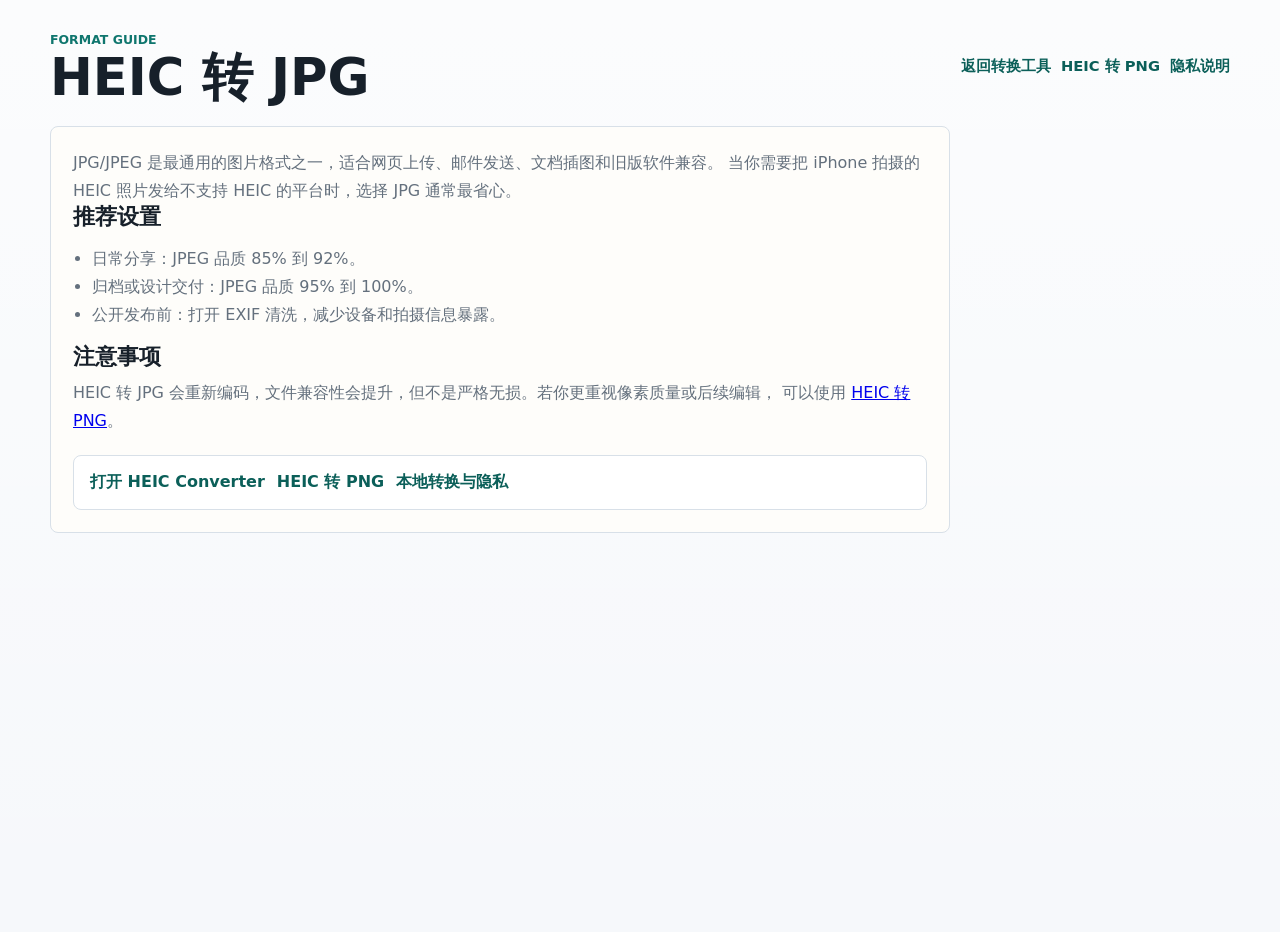
<file: heic-to-jpg.html>
<!doctype html>
<html lang="zh-CN">
  <head>
    <meta charset="utf-8" />
    <meta name="viewport" content="width=device-width, initial-scale=1" />
    <title>HEIC 转 JPG - 批量转换 iPhone HEIC 照片</title>
    <meta
      name="description"
      content="了解如何把 HEIC 转 JPG/JPEG。返回 HEIC Converter 可直接批量转换，支持品质参数、EXIF 清洗和 ZIP 下载。"
    />
    <meta name="robots" content="index,follow" />
    <link rel="canonical" href="./heic-to-jpg.html" />
    <link rel="stylesheet" href="./styles.css" />
  </head>
  <body>
    <main class="shell">
      <header class="topbar">
        <div>
          <p class="eyebrow">Format guide</p>
          <h1>HEIC 转 JPG</h1>
        </div>
        <div class="topbar-actions">
          <a class="nav-link" href="./index.html">返回转换工具</a>
          <a class="nav-link" href="./heic-to-png.html">HEIC 转 PNG</a>
          <a class="nav-link" href="./privacy.html">隐私说明</a>
        </div>
      </header>

      <article class="article-page">
        <p>
          JPG/JPEG 是最通用的图片格式之一，适合网页上传、邮件发送、文档插图和旧版软件兼容。
          当你需要把 iPhone 拍摄的 HEIC 照片发给不支持 HEIC 的平台时，选择 JPG 通常最省心。
        </p>

        <h2>推荐设置</h2>
        <ul>
          <li>日常分享：JPEG 品质 85% 到 92%。</li>
          <li>归档或设计交付：JPEG 品质 95% 到 100%。</li>
          <li>公开发布前：打开 EXIF 清洗，减少设备和拍摄信息暴露。</li>
        </ul>

        <h2>注意事项</h2>
        <p>
          HEIC 转 JPG 会重新编码，文件兼容性会提升，但不是严格无损。若你更重视像素质量或后续编辑，
          可以使用 <a href="./heic-to-png.html">HEIC 转 PNG</a>。
        </p>

        <nav class="link-panel" aria-label="相关链接">
          <a href="./index.html">打开 HEIC Converter</a>
          <a href="./heic-to-png.html">HEIC 转 PNG</a>
          <a href="./privacy.html">本地转换与隐私</a>
        </nav>
      </article>
    </main>
  </body>
</html>
</file>
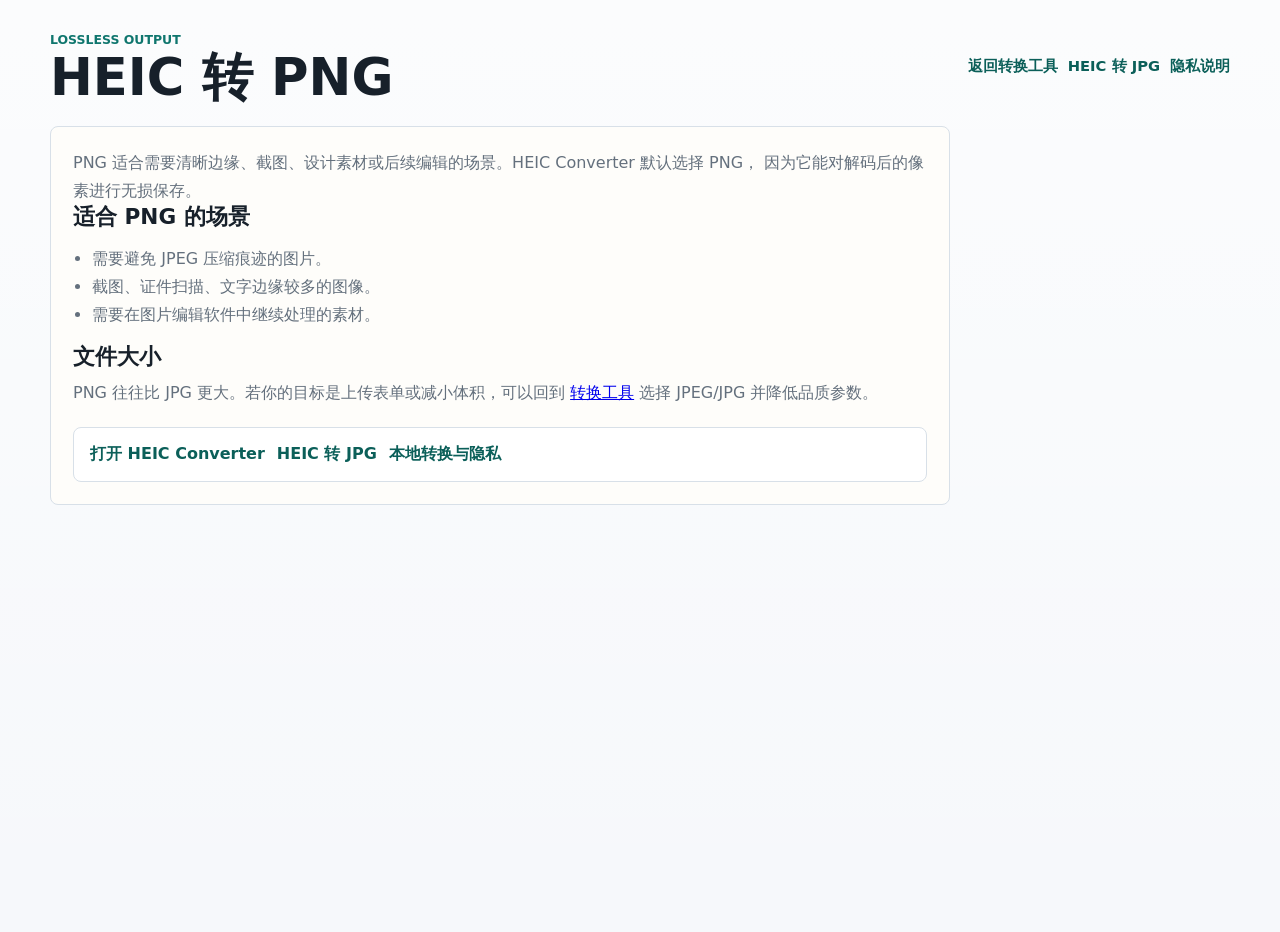
<file: heic-to-png.html>
<!doctype html>
<html lang="zh-CN">
  <head>
    <meta charset="utf-8" />
    <meta name="viewport" content="width=device-width, initial-scale=1" />
    <title>HEIC 转 PNG - 默认无损像素导出</title>
    <meta
      name="description"
      content="HEIC 转 PNG 适合保留解码后的像素质量。使用 HEIC Converter 可在浏览器本地批量导出 PNG，并选择是否清洗 EXIF。"
    />
    <meta name="robots" content="index,follow" />
    <link rel="canonical" href="./heic-to-png.html" />
    <link rel="stylesheet" href="./styles.css" />
  </head>
  <body>
    <main class="shell">
      <header class="topbar">
        <div>
          <p class="eyebrow">Lossless output</p>
          <h1>HEIC 转 PNG</h1>
        </div>
        <div class="topbar-actions">
          <a class="nav-link" href="./index.html">返回转换工具</a>
          <a class="nav-link" href="./heic-to-jpg.html">HEIC 转 JPG</a>
          <a class="nav-link" href="./privacy.html">隐私说明</a>
        </div>
      </header>

      <article class="article-page">
        <p>
          PNG 适合需要清晰边缘、截图、设计素材或后续编辑的场景。HEIC Converter 默认选择 PNG，
          因为它能对解码后的像素进行无损保存。
        </p>

        <h2>适合 PNG 的场景</h2>
        <ul>
          <li>需要避免 JPEG 压缩痕迹的图片。</li>
          <li>截图、证件扫描、文字边缘较多的图像。</li>
          <li>需要在图片编辑软件中继续处理的素材。</li>
        </ul>

        <h2>文件大小</h2>
        <p>
          PNG 往往比 JPG 更大。若你的目标是上传表单或减小体积，可以回到
          <a href="./index.html">转换工具</a> 选择 JPEG/JPG 并降低品质参数。
        </p>

        <nav class="link-panel" aria-label="相关链接">
          <a href="./index.html">打开 HEIC Converter</a>
          <a href="./heic-to-jpg.html">HEIC 转 JPG</a>
          <a href="./privacy.html">本地转换与隐私</a>
        </nav>
      </article>
    </main>
  </body>
</html>
</file>
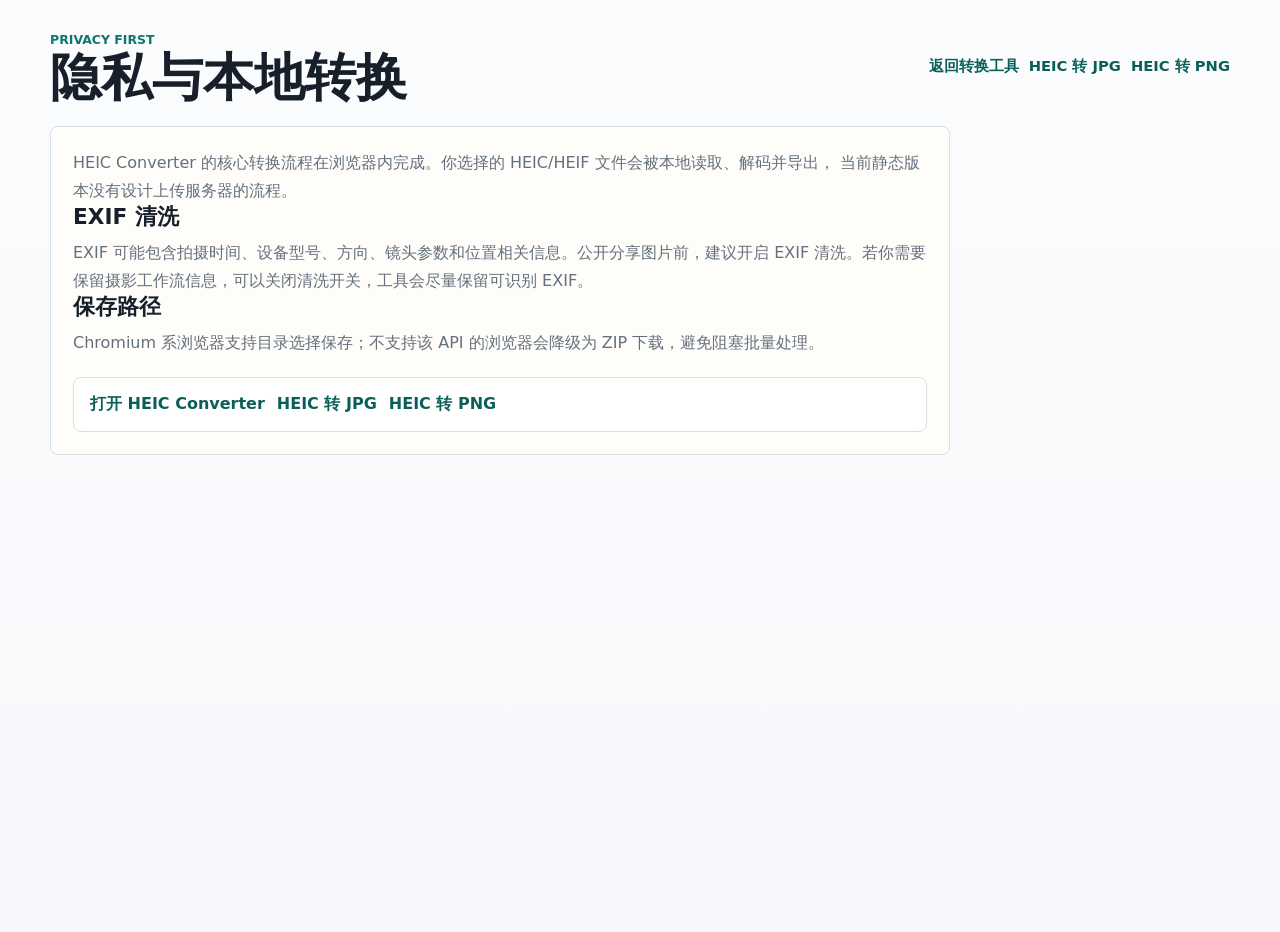
<file: privacy.html>
<!doctype html>
<html lang="zh-CN">
  <head>
    <meta charset="utf-8" />
    <meta name="viewport" content="width=device-width, initial-scale=1" />
    <title>隐私说明 - HEIC Converter 本地转换</title>
    <meta
      name="description"
      content="HEIC Converter 是纯 Web 前端转换工具，文件在浏览器本地处理。了解 EXIF 清洗、本地保存和浏览器兼容性。"
    />
    <meta name="robots" content="index,follow" />
    <link rel="canonical" href="./privacy.html" />
    <link rel="stylesheet" href="./styles.css" />
  </head>
  <body>
    <main class="shell">
      <header class="topbar">
        <div>
          <p class="eyebrow">Privacy first</p>
          <h1>隐私与本地转换</h1>
        </div>
        <div class="topbar-actions">
          <a class="nav-link" href="./index.html">返回转换工具</a>
          <a class="nav-link" href="./heic-to-jpg.html">HEIC 转 JPG</a>
          <a class="nav-link" href="./heic-to-png.html">HEIC 转 PNG</a>
        </div>
      </header>

      <article class="article-page">
        <p>
          HEIC Converter 的核心转换流程在浏览器内完成。你选择的 HEIC/HEIF 文件会被本地读取、解码并导出，
          当前静态版本没有设计上传服务器的流程。
        </p>

        <h2>EXIF 清洗</h2>
        <p>
          EXIF 可能包含拍摄时间、设备型号、方向、镜头参数和位置相关信息。公开分享图片前，建议开启
          EXIF 清洗。若你需要保留摄影工作流信息，可以关闭清洗开关，工具会尽量保留可识别 EXIF。
        </p>

        <h2>保存路径</h2>
        <p>
          Chromium 系浏览器支持目录选择保存；不支持该 API 的浏览器会降级为 ZIP 下载，避免阻塞批量处理。
        </p>

        <nav class="link-panel" aria-label="相关链接">
          <a href="./index.html">打开 HEIC Converter</a>
          <a href="./heic-to-jpg.html">HEIC 转 JPG</a>
          <a href="./heic-to-png.html">HEIC 转 PNG</a>
        </nav>
      </article>
    </main>
  </body>
</html>
</file>
<file: styles.css>
:root {
  color-scheme: light;
  --bg: #f6f8fb;
  --panel: #ffffff;
  --ink: #17202a;
  --muted: #64707d;
  --line: #d8e0e8;
  --accent: #0f766e;
  --accent-strong: #0b5f59;
  --accent-soft: #d8f3ee;
  --warn: #b45309;
  --danger: #b91c1c;
  --shadow: 0 18px 50px rgba(20, 40, 60, 0.1);
}

* {
  box-sizing: border-box;
}

body {
  margin: 0;
  min-height: 100vh;
  background:
    linear-gradient(180deg, rgba(255, 255, 255, 0.58), rgba(255, 255, 255, 0)),
    var(--bg);
  color: var(--ink);
  font-family:
    Inter, ui-sans-serif, system-ui, -apple-system, BlinkMacSystemFont, "Segoe UI",
    sans-serif;
}

button,
input,
select {
  font: inherit;
}

.shell {
  width: min(1180px, calc(100% - 32px));
  margin: 32px auto;
}

.workspace {
  display: flex;
  flex-direction: column;
  gap: 22px;
}

.topbar {
  display: flex;
  align-items: center;
  justify-content: space-between;
  gap: 18px;
}

.eyebrow {
  margin: 0 0 6px;
  color: var(--accent);
  font-size: 0.78rem;
  font-weight: 800;
  letter-spacing: 0;
  text-transform: uppercase;
}

h1,
h2,
p {
  margin: 0;
}

h1 {
  font-size: clamp(2rem, 4vw, 4.2rem);
  line-height: 0.95;
  letter-spacing: 0;
}

.topbar-actions {
  display: flex;
  align-items: center;
  flex-wrap: wrap;
  gap: 10px;
}

.language-menu {
  position: relative;
}

.language-menu summary {
  min-height: 38px;
  display: inline-flex;
  align-items: center;
  gap: 7px;
  padding: 0 12px;
  border: 1px solid var(--line);
  border-radius: 8px;
  background: #fff;
  color: var(--accent-strong);
  cursor: pointer;
  font-size: 0.92rem;
  font-weight: 900;
  list-style: none;
}

.language-menu summary::-webkit-details-marker {
  display: none;
}

.language-menu[open] summary {
  background: var(--accent-soft);
  border-color: var(--accent);
}

.language-list {
  position: absolute;
  top: calc(100% + 8px);
  right: 0;
  z-index: 20;
  width: min(260px, calc(100vw - 32px));
  display: grid;
  grid-template-columns: repeat(2, minmax(0, 1fr));
  gap: 4px;
  padding: 8px;
  border: 1px solid var(--line);
  border-radius: 8px;
  background: #fff;
  box-shadow: var(--shadow);
}

.language-list a {
  min-height: 36px;
  display: flex;
  align-items: center;
  padding: 0 9px;
  border-radius: 6px;
  color: var(--ink);
  font-size: 0.9rem;
  font-weight: 800;
  text-decoration: none;
}

.language-list a:hover,
.language-list a[aria-current="page"] {
  background: var(--accent-soft);
  color: var(--accent-strong);
}

.nav-link {
  min-height: 36px;
  display: inline-flex;
  align-items: center;
  color: var(--accent-strong);
  font-size: 0.92rem;
  font-weight: 800;
  text-decoration: none;
}

.nav-link:hover,
.site-footer a:hover,
.link-panel a:hover {
  text-decoration: underline;
}

.icon-button,
.primary-button,
.convert-button,
.secondary-button {
  border: 0;
  cursor: pointer;
  display: inline-flex;
  align-items: center;
  justify-content: center;
  gap: 8px;
  transition:
    transform 150ms ease,
    background 150ms ease,
    opacity 150ms ease;
}

.icon-button {
  width: 44px;
  height: 44px;
  border: 1px solid var(--line);
  border-radius: 8px;
  background: var(--panel);
  color: var(--ink);
}

.icon-button:hover,
.primary-button:hover,
.convert-button:hover,
.secondary-button:hover {
  transform: translateY(-1px);
}

.main-grid {
  display: grid;
  grid-template-columns: minmax(0, 1fr) 360px;
  gap: 18px;
  align-items: stretch;
}

.dropzone,
.settings,
.queue-section {
  background: var(--panel);
  border: 1px solid var(--line);
  box-shadow: var(--shadow);
}

.dropzone {
  min-height: 360px;
  border-radius: 8px;
  display: flex;
  flex-direction: column;
  align-items: center;
  justify-content: center;
  gap: 14px;
  padding: 34px;
  text-align: center;
  position: relative;
}

.dropzone.is-dragging {
  outline: 3px solid var(--accent);
  background: #f2fffb;
}

.dropzone input {
  position: absolute;
  inset: 0;
  opacity: 0;
  pointer-events: none;
}

.drop-icon {
  width: 74px;
  height: 74px;
  border-radius: 8px;
  display: grid;
  place-items: center;
  color: var(--accent);
  background: var(--accent-soft);
}

.dropzone h2 {
  font-size: clamp(1.45rem, 3vw, 2.4rem);
  letter-spacing: 0;
}

.dropzone p {
  max-width: 520px;
  color: var(--muted);
  line-height: 1.6;
}

.primary-button,
.convert-button {
  min-height: 46px;
  border-radius: 8px;
  padding: 0 18px;
  color: #fff;
  background: var(--accent);
  font-weight: 800;
}

.primary-button:hover,
.convert-button:hover {
  background: var(--accent-strong);
}

.convert-button {
  width: 100%;
}

.convert-button:disabled {
  cursor: not-allowed;
  opacity: 0.5;
  transform: none;
}

.secondary-button {
  min-height: 46px;
  border-radius: 8px;
  padding: 0 16px;
  border: 1px solid var(--accent);
  color: var(--accent-strong);
  background: #fff;
  font-weight: 900;
  text-decoration: none;
  white-space: nowrap;
}

.secondary-button:hover {
  background: var(--accent-soft);
  text-decoration: none;
}

.settings {
  border-radius: 8px;
  padding: 18px;
  display: flex;
  flex-direction: column;
  gap: 17px;
}

.field-group {
  display: grid;
  gap: 8px;
}

.field-group label,
.label-row {
  color: var(--ink);
  font-size: 0.9rem;
  font-weight: 800;
}

.label-row {
  display: flex;
  align-items: center;
  justify-content: space-between;
  gap: 12px;
}

select {
  width: 100%;
  min-height: 42px;
  border: 1px solid var(--line);
  border-radius: 8px;
  padding: 0 12px;
  background: #fff;
  color: var(--ink);
}

input[type="range"] {
  width: 100%;
  accent-color: var(--accent);
}

.switch-row {
  display: flex;
  align-items: center;
  justify-content: space-between;
  gap: 16px;
  padding: 12px;
  border: 1px solid var(--line);
  border-radius: 8px;
  background: #fff;
}

.switch-row span {
  display: grid;
  gap: 3px;
}

.switch-row small {
  color: var(--muted);
  line-height: 1.35;
}

.switch-row input {
  width: 42px;
  height: 24px;
  flex: 0 0 auto;
  accent-color: var(--accent);
}

.save-target {
  min-height: 48px;
  display: flex;
  align-items: center;
  gap: 10px;
  padding: 10px 12px;
  border: 1px dashed var(--line);
  border-radius: 8px;
  color: var(--muted);
  line-height: 1.35;
}

.save-target.has-directory {
  color: var(--accent-strong);
  border-style: solid;
  background: var(--accent-soft);
}

.queue-section {
  border-radius: 8px;
  padding: 18px;
}

.section-heading {
  display: flex;
  align-items: center;
  justify-content: space-between;
  gap: 12px;
  margin-bottom: 14px;
}

.section-heading h2 {
  font-size: 1.05rem;
  letter-spacing: 0;
}

#queueSummary {
  color: var(--muted);
  font-weight: 700;
}

.queue {
  display: grid;
  gap: 10px;
}

.empty-state {
  min-height: 120px;
  display: grid;
  place-items: center;
  gap: 8px;
  color: var(--muted);
  text-align: center;
}

.file-row {
  display: grid;
  grid-template-columns: 46px minmax(0, 1fr) auto;
  gap: 12px;
  align-items: center;
  padding: 12px;
  border: 1px solid var(--line);
  border-radius: 8px;
  background: #fff;
}

.file-icon {
  width: 46px;
  height: 46px;
  border-radius: 8px;
  display: grid;
  place-items: center;
  background: #eef4f4;
  color: var(--accent);
}

.file-main {
  min-width: 0;
  display: grid;
  gap: 7px;
}

.file-name {
  overflow: hidden;
  text-overflow: ellipsis;
  white-space: nowrap;
  font-weight: 800;
}

.file-meta {
  display: flex;
  flex-wrap: wrap;
  gap: 8px;
  color: var(--muted);
  font-size: 0.86rem;
}

.status {
  font-weight: 800;
}

.status.ready {
  color: var(--muted);
}

.status.running {
  color: var(--warn);
}

.status.done {
  color: var(--accent-strong);
}

.status.error {
  color: var(--danger);
}

.row-actions {
  display: flex;
  align-items: center;
  gap: 8px;
}

.download-link {
  width: 38px;
  height: 38px;
  border: 1px solid var(--line);
  border-radius: 8px;
  display: none;
  place-items: center;
  color: var(--accent);
  text-decoration: none;
}

.download-link.is-visible {
  display: grid;
}

svg {
  width: 20px;
  height: 20px;
  stroke-width: 2.2;
}

.app-promo {
  margin-top: 22px;
  display: grid;
  grid-template-columns: 58px minmax(0, 1fr) auto;
  align-items: center;
  gap: 18px;
  padding: 18px;
  border: 1px solid var(--line);
  border-radius: 8px;
  background: linear-gradient(135deg, #ffffff, #f0fbf8);
  box-shadow: var(--shadow);
}

.app-promo-icon {
  width: 58px;
  height: 58px;
  display: grid;
  place-items: center;
  border-radius: 8px;
  color: var(--accent);
  background: var(--accent-soft);
}

.app-promo-copy {
  display: grid;
  gap: 8px;
}

.app-promo-copy h2 {
  margin: 0;
  font-size: clamp(1.25rem, 2vw, 1.8rem);
  letter-spacing: 0;
  line-height: 1.16;
}

.app-promo-copy p:last-child {
  color: var(--muted);
  line-height: 1.65;
}

.seo-content {
  margin-top: 34px;
  display: grid;
  gap: 22px;
}

.seo-intro {
  display: grid;
  gap: 12px;
  max-width: 820px;
}

.seo-intro h2,
.content-grid h2,
.faq-section h2,
.article-page h1,
.article-page h2 {
  letter-spacing: 0;
  line-height: 1.12;
}

.seo-intro h2 {
  font-size: clamp(1.8rem, 3vw, 3rem);
}

.seo-intro p,
.content-grid p,
.faq-section p,
.article-page p,
.article-page li {
  color: var(--muted);
  line-height: 1.75;
}

.feature-grid {
  display: grid;
  grid-template-columns: repeat(4, minmax(0, 1fr));
  gap: 14px;
}

.info-card {
  min-height: 190px;
  display: grid;
  align-content: start;
  gap: 10px;
  padding: 18px;
  border: 1px solid var(--line);
  border-radius: 8px;
  background: var(--panel);
}

.info-card svg {
  color: var(--accent);
}

.info-card h3 {
  margin: 0;
  font-size: 1.05rem;
}

.info-card p {
  margin: 0;
  color: var(--muted);
  line-height: 1.6;
}

.content-grid {
  display: grid;
  grid-template-columns: repeat(2, minmax(0, 1fr));
  gap: 22px;
}

.content-grid article,
.faq-section,
.article-page,
.link-panel {
  border: 1px solid var(--line);
  border-radius: 8px;
  background: rgba(255, 254, 250, 0.82);
}

.content-grid article,
.faq-section,
.article-page {
  padding: 22px;
}

.content-grid h2,
.faq-section h2,
.article-page h2 {
  margin: 0 0 10px;
  font-size: 1.35rem;
}

.faq-section {
  display: grid;
  gap: 10px;
}

details {
  border-top: 1px solid var(--line);
  padding-top: 12px;
}

summary {
  cursor: pointer;
  font-weight: 800;
}

details p {
  margin-top: 8px;
}

.link-panel {
  display: flex;
  flex-wrap: wrap;
  gap: 12px;
  padding: 16px;
}

.link-panel a {
  color: var(--accent-strong);
  font-weight: 800;
  text-decoration: none;
}

.site-footer {
  width: min(1180px, calc(100% - 32px));
  margin: 0 auto 28px;
  display: flex;
  flex-wrap: wrap;
  gap: 12px;
  color: var(--muted);
  font-size: 0.92rem;
}

.site-footer span {
  color: var(--ink);
  font-weight: 900;
}

.site-footer a {
  color: var(--accent-strong);
  font-weight: 800;
  text-decoration: none;
}

.article-page {
  max-width: 900px;
  margin-top: 24px;
}

.article-page h1 {
  margin: 0 0 14px;
  font-size: clamp(2rem, 4vw, 3.4rem);
}

.article-page ul {
  padding-left: 1.2rem;
}

.article-page .link-panel {
  margin-top: 20px;
  background: #fff;
}

@media (max-width: 860px) {
  .shell {
    width: min(100% - 24px, 720px);
    margin: 20px auto;
  }

  .topbar {
    align-items: flex-start;
  }

  .topbar-actions {
    justify-content: flex-start;
  }

  .main-grid {
    grid-template-columns: 1fr;
  }

  .feature-grid,
  .content-grid {
    grid-template-columns: 1fr;
  }

  .app-promo {
    grid-template-columns: 50px minmax(0, 1fr);
  }

  .app-promo .secondary-button {
    grid-column: 1 / -1;
    width: 100%;
  }

  .dropzone {
    min-height: 300px;
    padding: 26px 18px;
  }

  .file-row {
    grid-template-columns: 42px minmax(0, 1fr);
  }

  .row-actions {
    grid-column: 2;
    justify-content: flex-start;
  }
}

@media (max-width: 520px) {
  .topbar {
    flex-direction: column;
  }

  .topbar-actions {
    width: 100%;
  }

  .language-menu {
    flex: 1 1 100%;
  }

  .language-menu summary {
    width: 100%;
    justify-content: space-between;
  }

  .language-list {
    left: 0;
    right: auto;
    width: 100%;
  }

  .icon-button {
    flex: 0 0 44px;
  }

  .nav-link {
    flex: 1 1 120px;
  }

  .app-promo {
    grid-template-columns: 1fr;
  }

  .app-promo-icon {
    width: 50px;
    height: 50px;
  }
}
</file>
